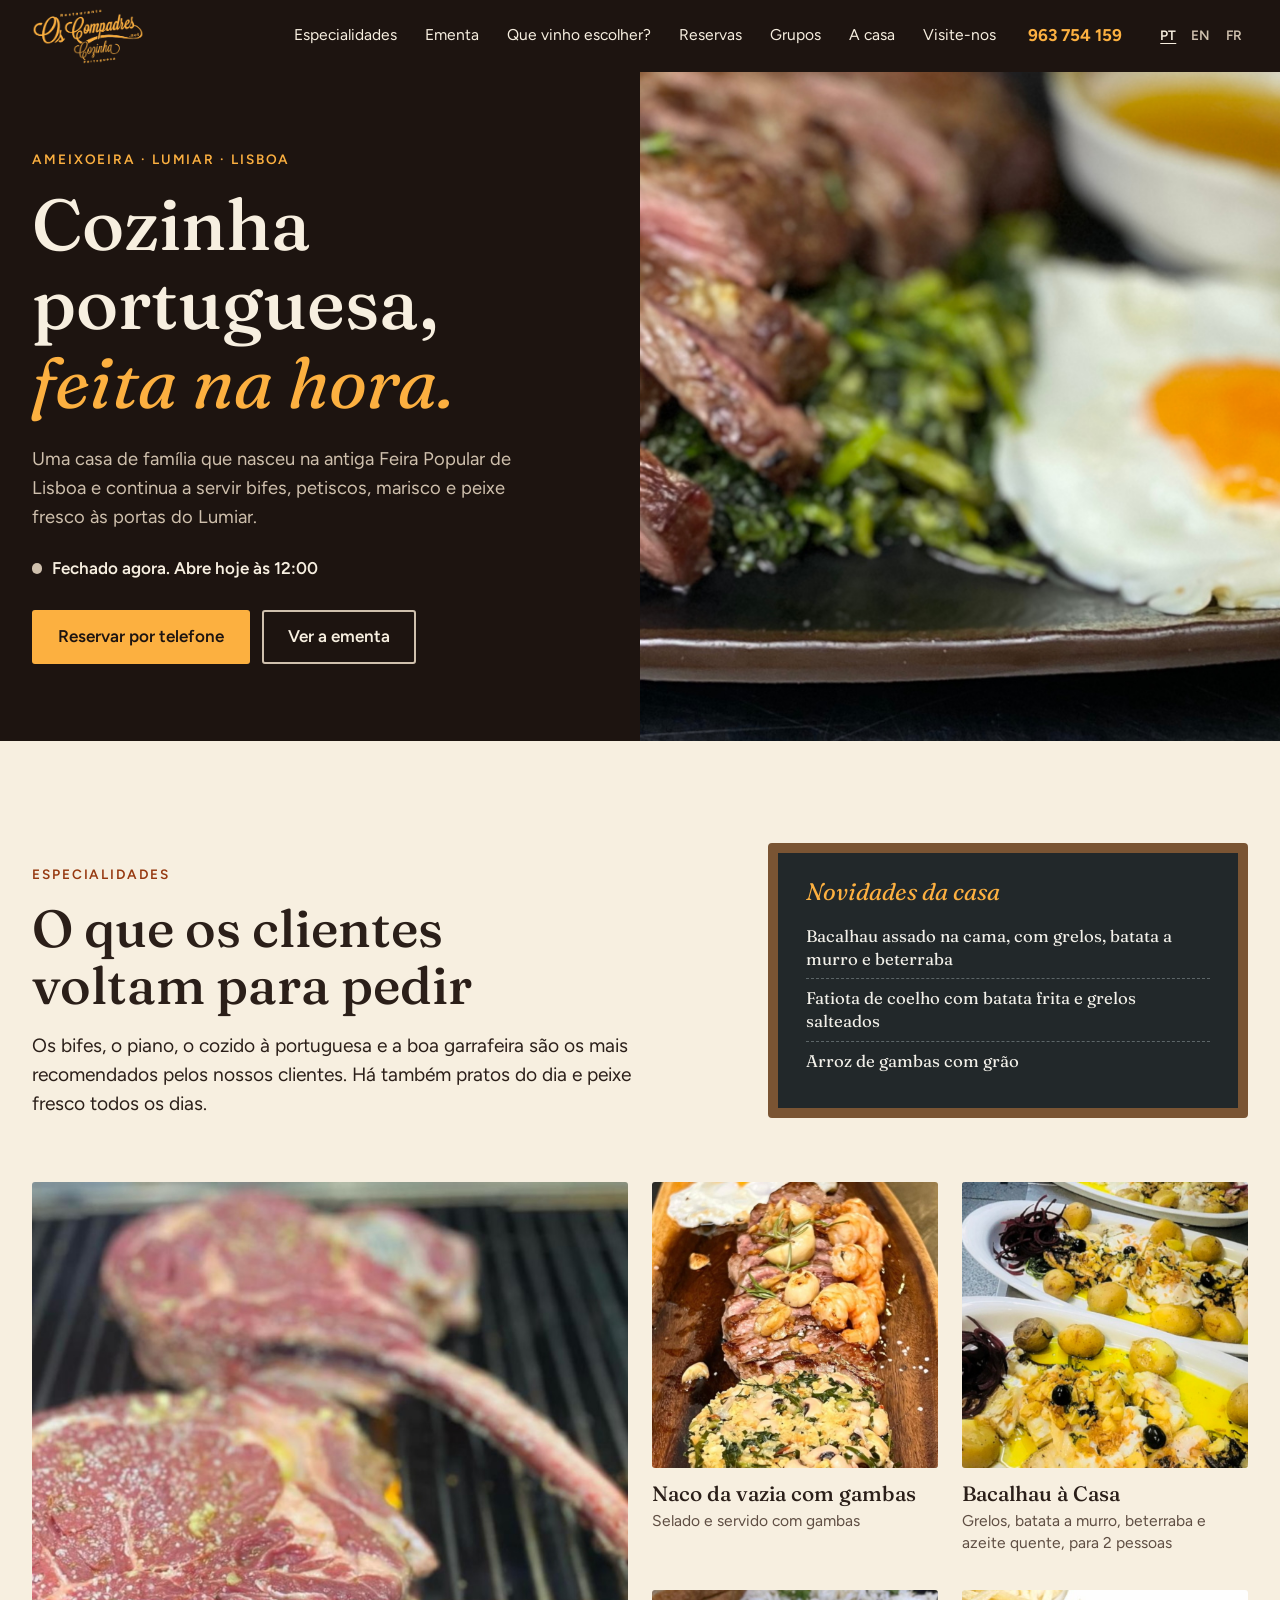
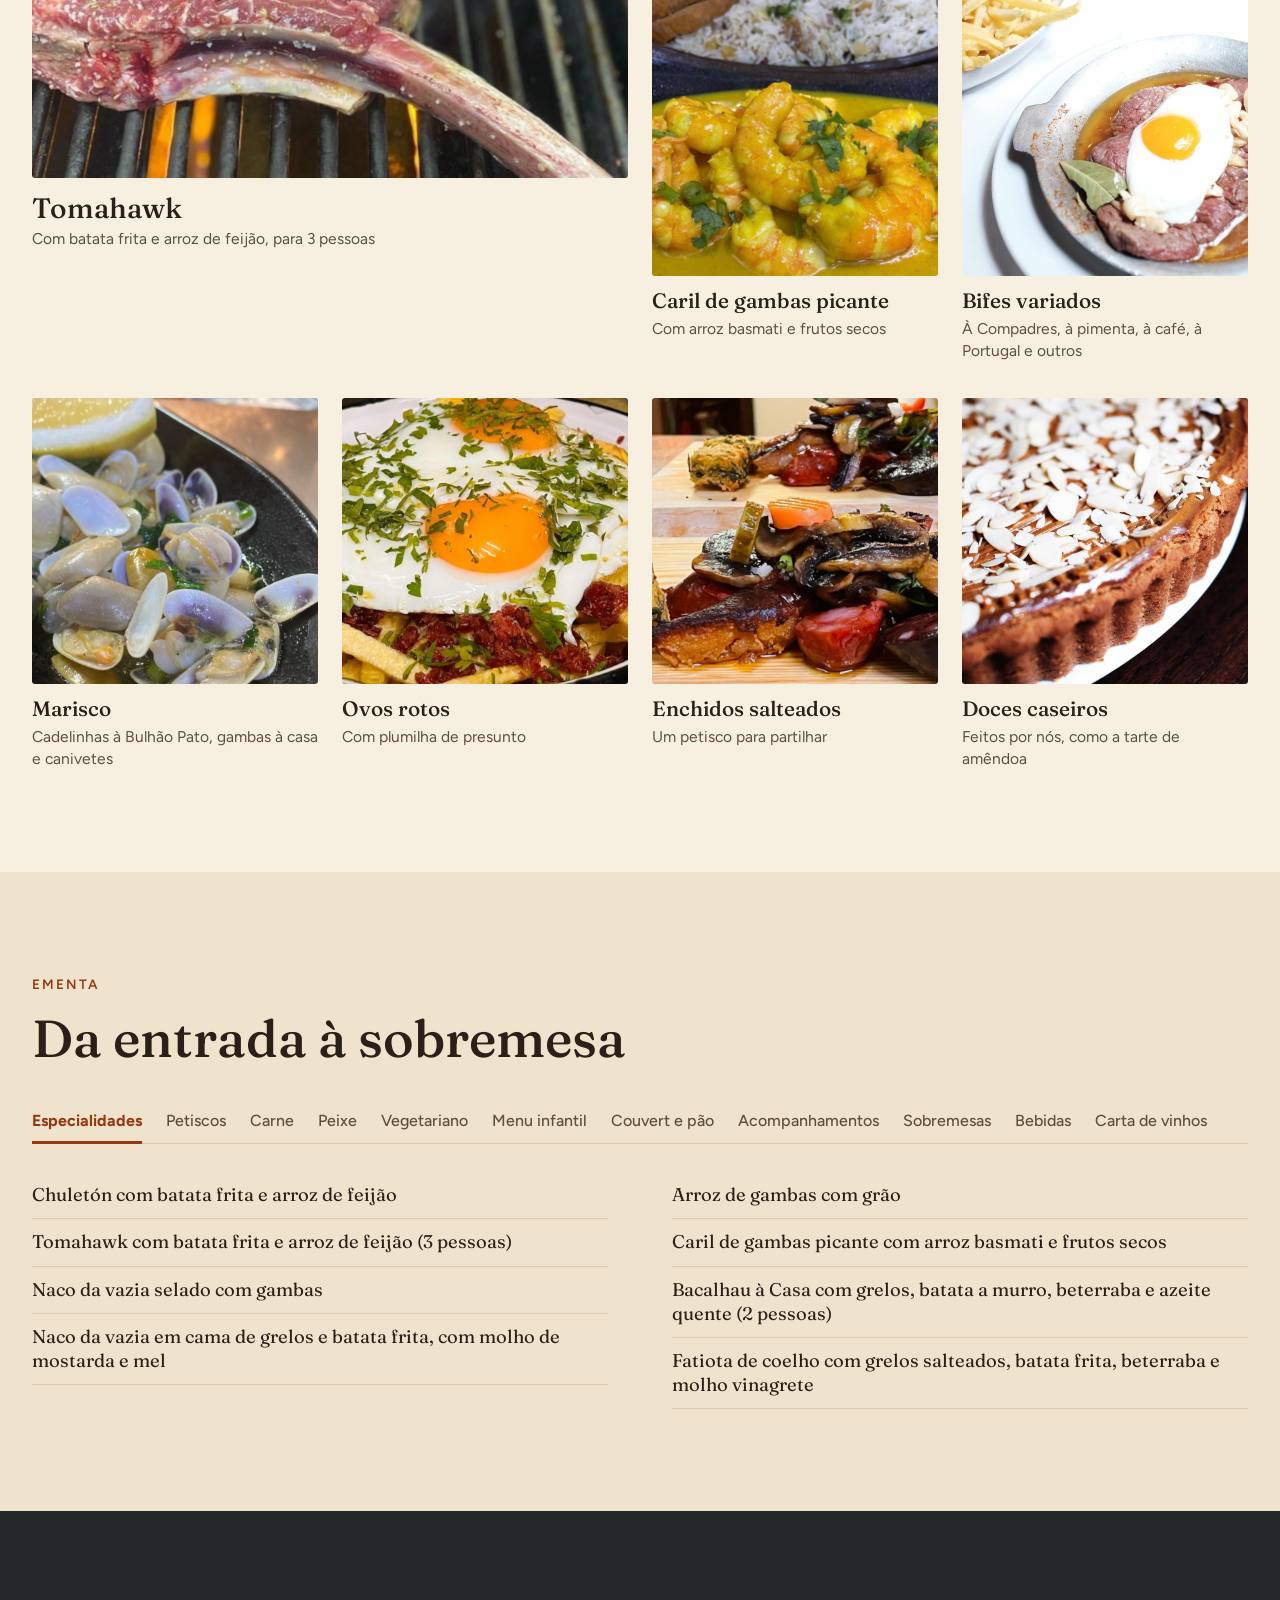
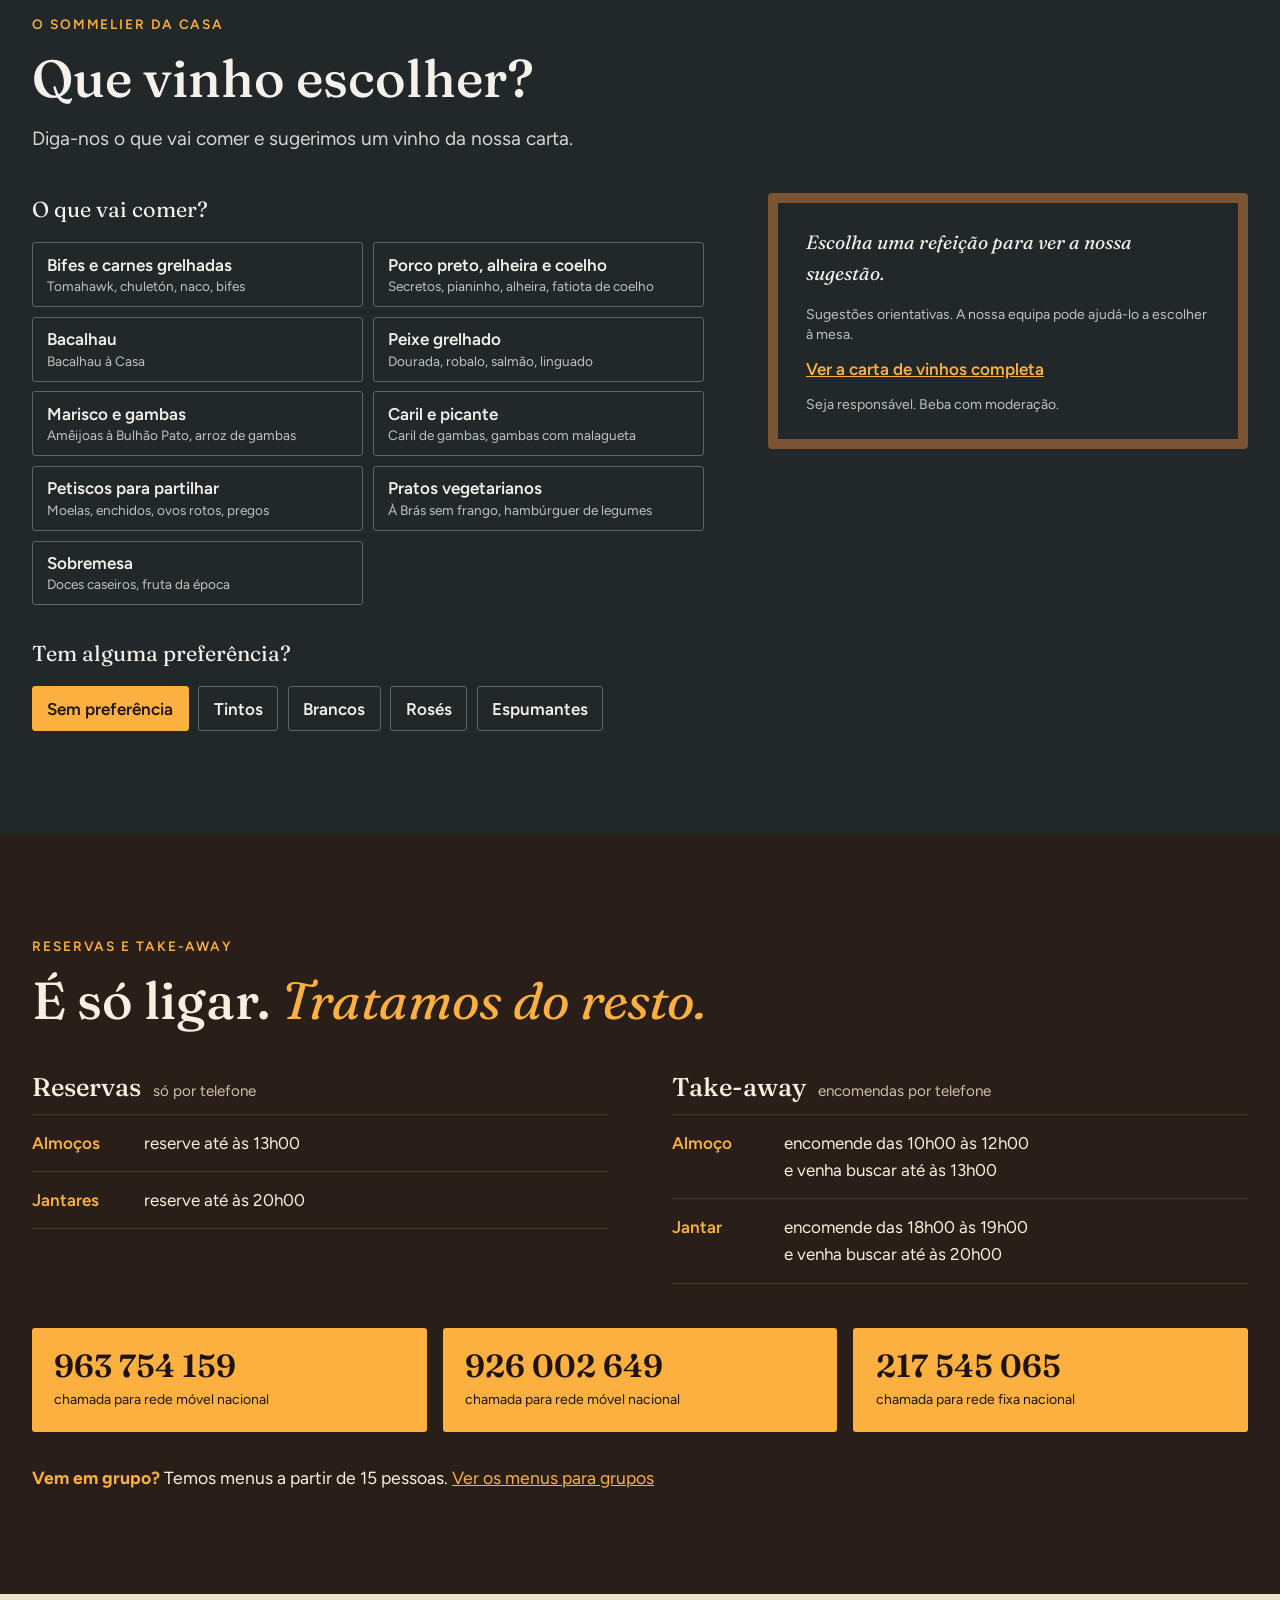
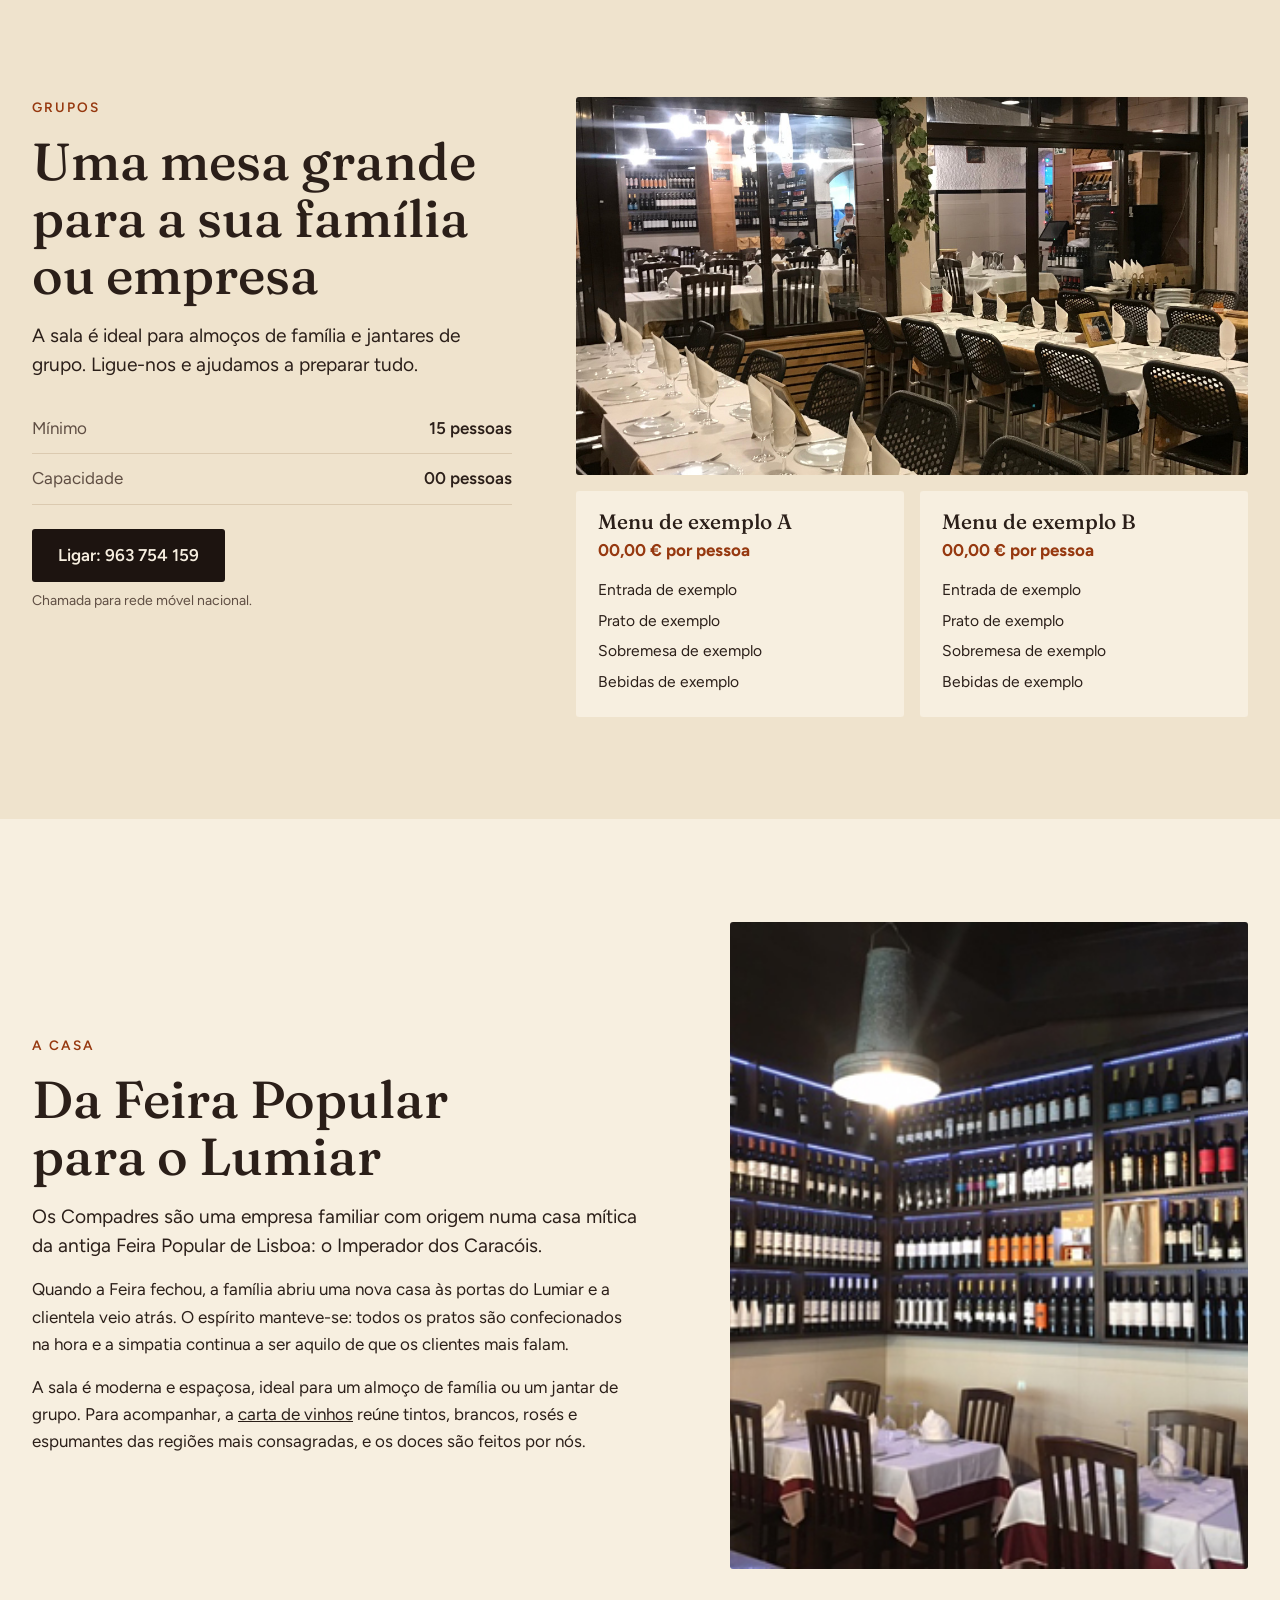
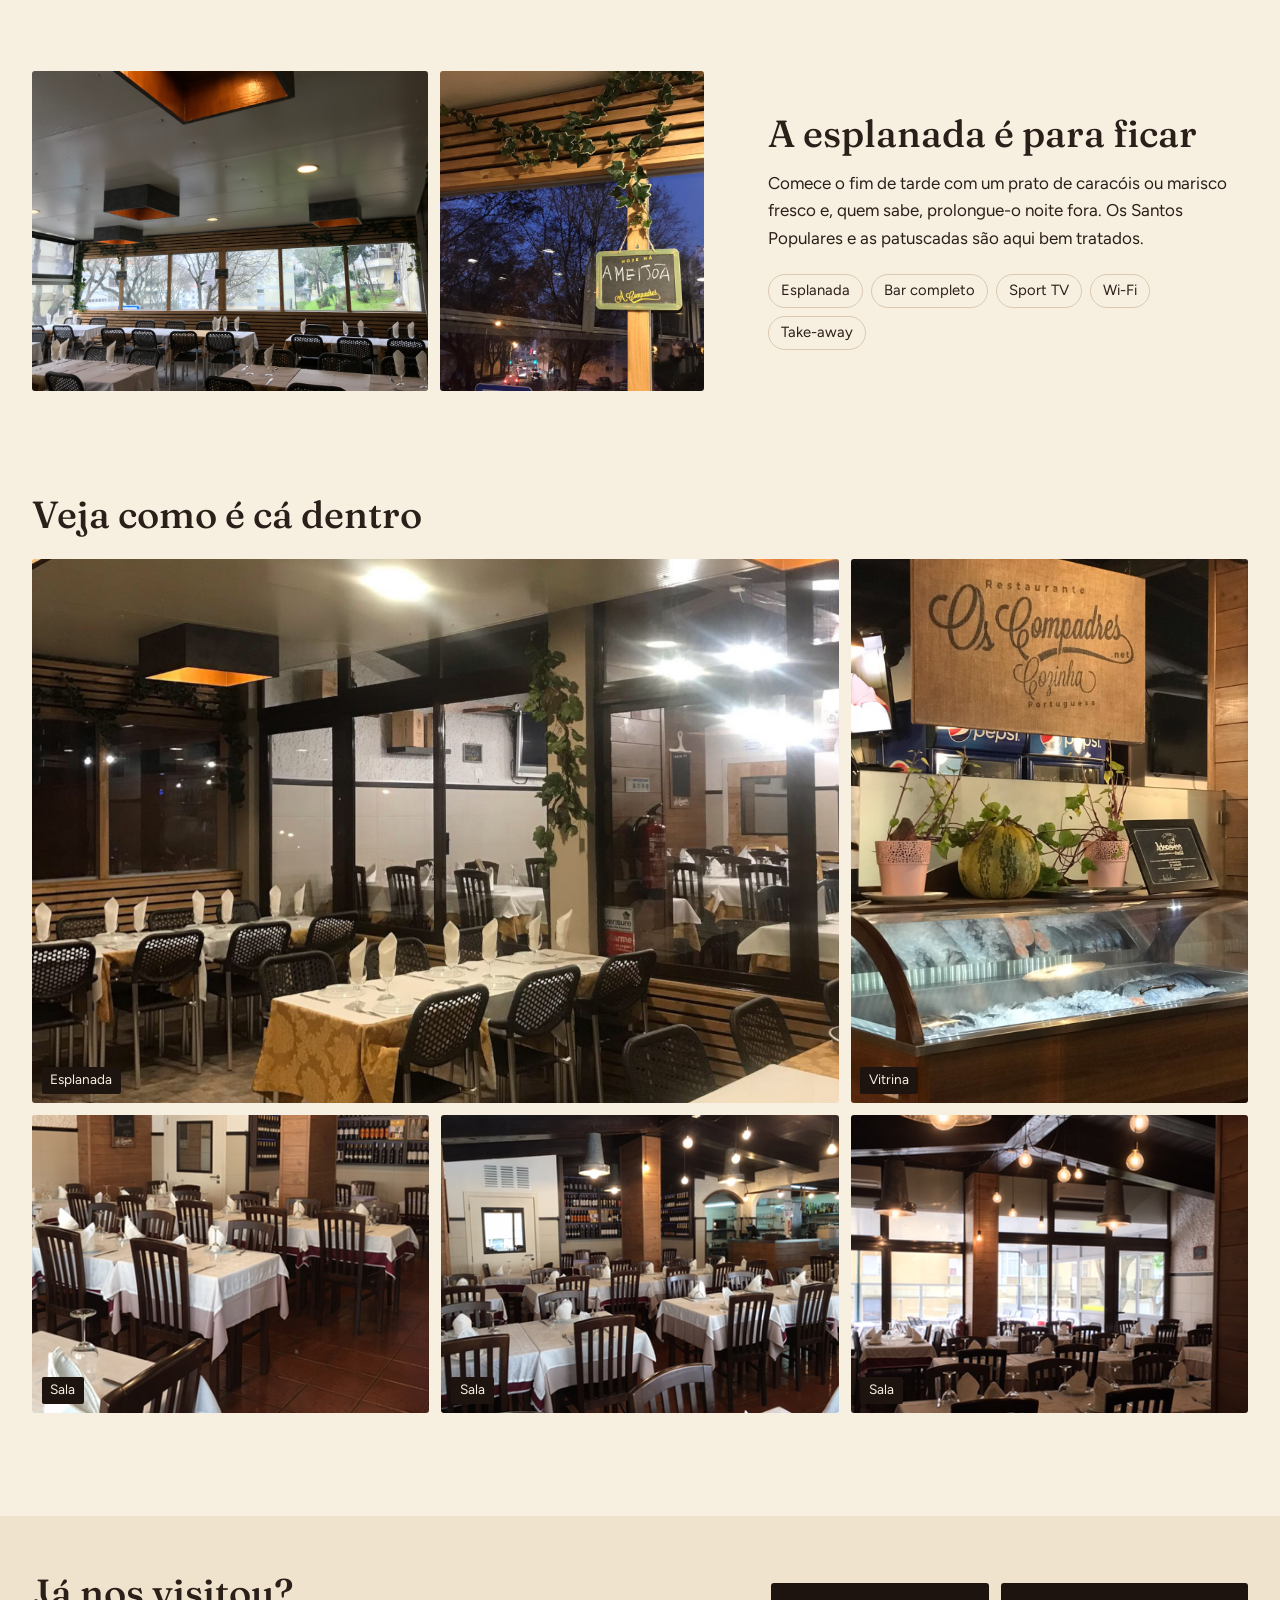
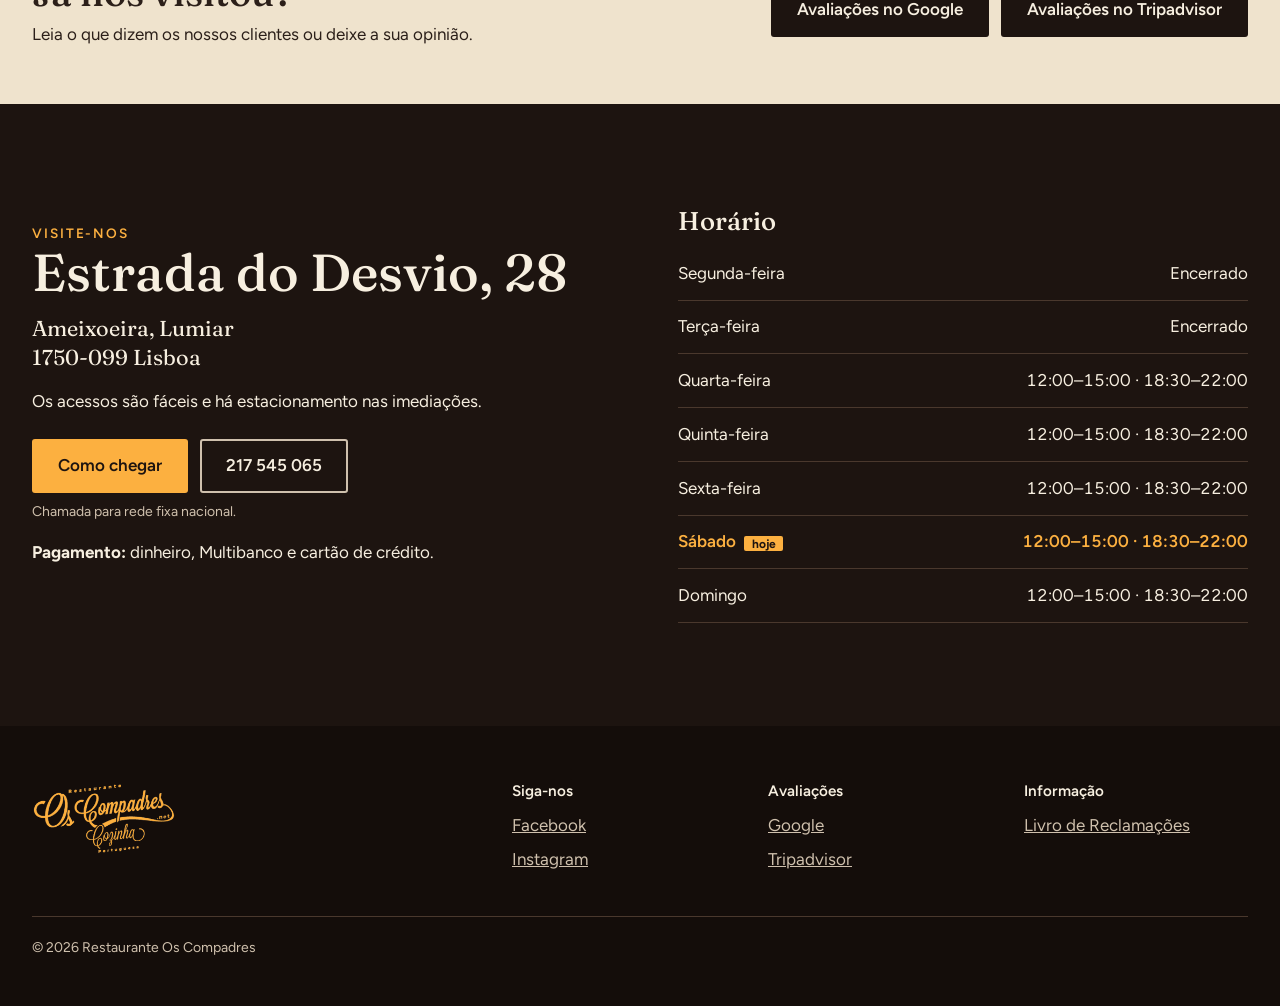
<file: index.html>
<!DOCTYPE html>
<html lang="pt-PT">
<head>
  <meta charset="utf-8">
  <meta name="viewport" content="width=device-width, initial-scale=1">
  <title>Restaurante Os Compadres | Cozinha portuguesa no Lumiar, Lisboa</title>
  <meta name="description" content="Cozinha tradicional portuguesa, feita na hora, com sala e esplanada na Ameixoeira, Lumiar. Reservas e take-away por telefone.">
  <!-- Protótipo: retirar esta linha quando o site for publicado oficialmente -->
  <meta name="robots" content="noindex">
  <meta name="theme-color" content="#1d1410">
  <link rel="alternate" hreflang="pt-PT" href="https://www.restauranteoscompadres.net/">
  <link rel="alternate" hreflang="en" href="https://www.restauranteoscompadres.net/en/">
  <link rel="alternate" hreflang="fr" href="https://www.restauranteoscompadres.net/fr/">
  <link rel="preload" href="assets/fonts/fraunces.woff2" as="font" type="font/woff2" crossorigin>
  <link rel="stylesheet" href="css/styles.css">
  <script type="application/ld+json">
  {
    "@context": "https://schema.org",
    "@type": "Restaurant",
    "name": "Restaurante Os Compadres",
    "servesCuisine": "Portuguesa",
    "telephone": "+351217545065",
    "url": "https://www.restauranteoscompadres.net/",
    "acceptsReservations": "https://schema.org/True",
    "paymentAccepted": "Dinheiro, Multibanco, Cartão de crédito",
    "address": {
      "@type": "PostalAddress",
      "streetAddress": "Estrada do Desvio, 28",
      "addressLocality": "Lisboa",
      "postalCode": "1750-099",
      "addressCountry": "PT"
    },
    "geo": { "@type": "GeoCoordinates", "latitude": 38.780346, "longitude": -9.163229 },
    "openingHoursSpecification": [
      { "@type": "OpeningHoursSpecification", "dayOfWeek": ["Wednesday", "Thursday", "Friday", "Saturday", "Sunday"], "opens": "12:00", "closes": "15:00" },
      { "@type": "OpeningHoursSpecification", "dayOfWeek": ["Wednesday", "Thursday", "Friday", "Saturday", "Sunday"], "opens": "18:30", "closes": "22:00" }
    ]
  }
  </script>
  <script src="js/conteudo.js" defer></script>
  <script src="js/main.js" defer></script>
</head>
<body>
  <a class="saltar" href="#conteudo">Saltar para o conteúdo</a>

  <header class="topo">
    <div class="topo__interior">
      <a class="topo__logo" href="#inicio" aria-label="Os Compadres, início">
        <img src="assets/img/logo.png" alt="" width="268" height="135">
      </a>
      <button class="topo__menu" type="button" aria-expanded="false" aria-controls="navegacao">Menu</button>
      <nav id="navegacao" class="topo__nav" aria-label="Principal">
        <a href="#especialidades">Especialidades</a>
        <a href="#ementa">Ementa</a>
        <a href="#sommelier">Que vinho escolher?</a>
        <a href="#reservas">Reservas</a>
        <a href="#grupos">Grupos</a>
        <a href="#casa">A casa</a>
        <a href="#visite">Visite-nos</a>
      </nav>
      <a class="topo__telefone" href="tel:+351963754159">963 754 159</a>
      <ul class="idiomas" aria-label="Idioma">
        <li><a href="index.html" lang="pt-PT" aria-current="page">PT</a></li>
        <li><a href="en/index.html" lang="en">EN</a></li>
        <li><a href="fr/index.html" lang="fr">FR</a></li>
      </ul>
    </div>
  </header>

  <main id="conteudo">
    <section class="heroi" id="inicio">
      <div class="heroi__texto">
        <p class="pre-titulo">Ameixoeira · Lumiar · Lisboa</p>
        <h1>Cozinha portuguesa, <em>feita na hora.</em></h1>
        <p class="heroi__intro">Uma casa de família que nasceu na antiga Feira Popular de Lisboa e continua a servir bifes, petiscos, marisco e peixe fresco às portas do Lumiar.</p>
        <p class="estado" data-estado><span class="estado__ponto" aria-hidden="true"></span><span data-estado-texto>Quarta a domingo, 12:00–15:00 e 18:30–22:00</span></p>
        <div class="heroi__acoes">
          <a class="botao botao--principal" href="#reservas">Reservar por telefone</a>
          <a class="botao botao--linha" href="#ementa">Ver a ementa</a>
        </div>
      </div>
      <div class="heroi__foto">
        <img src="assets/img/hero-1261.jpg" width="1920" height="735" alt="Naco de carne selado, com grelos salteados e ovo estrelado, servido em prato escuro">
      </div>
    </section>

    <section class="seccao especialidades" id="especialidades">
      <div class="contentor">
        <div class="especialidades__cabecalho">
          <div>
            <p class="pre-titulo pre-titulo--escuro">Especialidades</p>
            <h2>O que os clientes voltam para pedir</h2>
            <p class="lead">Os bifes, o piano, o cozido à portuguesa e a boa garrafeira são os mais recomendados pelos nossos clientes. Há também pratos do dia e peixe fresco todos os dias.</p>
          </div>
          <aside class="quadro" aria-labelledby="quadro-titulo">
            <h3 id="quadro-titulo" class="quadro__titulo">Novidades da casa</h3>
            <ul data-novidades></ul>
          </aside>
        </div>

        <ul class="pratos">
          <li class="prato prato--grande">
            <img src="assets/img/esp-3.jpg" width="800" height="800" loading="lazy" alt="Dois tomahawks a grelhar sobre a brasa">
            <h3>Tomahawk</h3>
            <p>Com batata frita e arroz de feijão, para 3 pessoas</p>
          </li>
          <li class="prato">
            <img src="assets/img/esp-1.jpg" width="800" height="800" loading="lazy" alt="Naco de vazia com gambas em travessa de madeira">
            <h3>Naco da vazia com gambas</h3>
            <p>Selado e servido com gambas</p>
          </li>
          <li class="prato">
            <img src="assets/img/bacalhau.jpg" width="800" height="800" loading="lazy" alt="Bacalhau assado com batata a murro, azeitonas e azeite">
            <h3>Bacalhau à Casa</h3>
            <p>Grelos, batata a murro, beterraba e azeite quente, para 2 pessoas</p>
          </li>
          <li class="prato">
            <img src="assets/img/esp-2.jpg" width="800" height="800" loading="lazy" alt="Caril de gambas com arroz basmati">
            <h3>Caril de gambas picante</h3>
            <p>Com arroz basmati e frutos secos</p>
          </li>
          <li class="prato">
            <img src="assets/img/bife-26.jpg" width="640" height="480" loading="lazy" alt="Bife com ovo estrelado em travessa de inox">
            <h3>Bifes variados</h3>
            <p>À Compadres, à pimenta, à café, à Portugal e outros</p>
          </li>
          <li class="prato">
            <img src="assets/img/marisco-1.jpg" width="800" height="800" loading="lazy" alt="Amêijoas à Bulhão Pato em prato escuro">
            <h3>Marisco</h3>
            <p>Cadelinhas à Bulhão Pato, gambas à casa e canivetes</p>
          </li>
          <li class="prato">
            <img src="assets/img/petisco-2.jpg" width="800" height="800" loading="lazy" alt="Ovos estrelados sobre batata frita e presunto">
            <h3>Ovos rotos</h3>
            <p>Com plumilha de presunto</p>
          </li>
          <li class="prato">
            <img src="assets/img/petisco-1.jpg" width="800" height="800" loading="lazy" alt="Enchidos salteados com cogumelos em tábua de madeira">
            <h3>Enchidos salteados</h3>
            <p>Um petisco para partilhar</p>
          </li>
          <li class="prato">
            <img src="assets/img/sobremesa-2.jpg" width="640" height="480" loading="lazy" alt="Tarte de amêndoa inteira">
            <h3>Doces caseiros</h3>
            <p>Feitos por nós, como a tarte de amêndoa</p>
          </li>
        </ul>
      </div>
    </section>

    <section class="seccao ementa" id="ementa">
      <div class="contentor">
        <p class="pre-titulo pre-titulo--escuro">Ementa</p>
        <h2>Da entrada à sobremesa</h2>
        <noscript><p class="lead">Para consultar a ementa, ligue-nos para o 963 754 159 (chamada para rede móvel nacional).</p></noscript>
        <div class="ementa__separadores" role="tablist" aria-label="Categorias da ementa" data-separadores></div>
        <div data-paineis></div>
      </div>
    </section>

    <section class="seccao sommelier" id="sommelier">
      <div class="contentor">
        <p class="pre-titulo">O sommelier da casa</p>
        <h2>Que vinho escolher?</h2>
        <p class="lead">Diga-nos o que vai comer e sugerimos um vinho da nossa carta.</p>
        <noscript><p>Peça ajuda à nossa equipa para escolher o vinho.</p></noscript>
        <div class="sommelier__grelha">
          <form>
            <fieldset>
              <legend>O que vai comer?</legend>
              <div class="sommelier__opcoes" data-refeicoes></div>
            </fieldset>
            <fieldset>
              <legend>Tem alguma preferência?</legend>
              <div class="sommelier__opcoes sommelier__opcoes--linha" data-preferencias></div>
            </fieldset>
          </form>
          <div class="sommelier__resposta">
            <div aria-live="polite" data-resultado>
              <p class="sommelier__vazio">Escolha uma refeição para ver a nossa sugestão.</p>
            </div>
            <p class="sommelier__nota">Sugestões orientativas. A nossa equipa pode ajudá-lo a escolher à mesa.</p>
            <a class="sommelier__ligacao" href="#ementa" data-abrir-vinhos>Ver a carta de vinhos completa</a>
            <p class="sommelier__nota">Seja responsável. Beba com moderação.</p>
          </div>
        </div>
      </div>
    </section>

    <section class="seccao reservas" id="reservas">
      <div class="contentor">
        <p class="pre-titulo">Reservas e take-away</p>
        <h2>É só ligar. <em>Tratamos do resto.</em></h2>
        <div class="reservas__grelha">
          <div class="horarios-servico">
            <h3>Reservas <small>só por telefone</small></h3>
            <dl>
              <div><dt>Almoços</dt><dd>reserve até às 13h00</dd></div>
              <div><dt>Jantares</dt><dd>reserve até às 20h00</dd></div>
            </dl>
          </div>
          <div class="horarios-servico">
            <h3>Take-away <small>encomendas por telefone</small></h3>
            <dl>
              <div><dt>Almoço</dt><dd>encomende das 10h00 às 12h00<br>e venha buscar até às 13h00</dd></div>
              <div><dt>Jantar</dt><dd>encomende das 18h00 às 19h00<br>e venha buscar até às 20h00</dd></div>
            </dl>
          </div>
        </div>
        <ul class="telefones">
          <li><a href="tel:+351963754159"><strong>963 754 159</strong><span>chamada para rede móvel nacional</span></a></li>
          <li><a href="tel:+351926002649"><strong>926 002 649</strong><span>chamada para rede móvel nacional</span></a></li>
          <li><a href="tel:+351217545065"><strong>217 545 065</strong><span>chamada para rede fixa nacional</span></a></li>
        </ul>
        <p class="reservas__grupos"><strong>Vem em grupo?</strong> Temos menus a partir de 15 pessoas. <a href="#grupos">Ver os menus para grupos</a></p>
      </div>
    </section>

    <section class="seccao grupos" id="grupos">
      <div class="contentor grupos__grelha">
        <div>
          <p class="pre-titulo pre-titulo--escuro">Grupos</p>
          <h2>Uma mesa grande para a sua família ou empresa</h2>
          <p class="lead">A sala é ideal para almoços de família e jantares de grupo. Ligue-nos e ajudamos a preparar tudo.</p>
          <dl class="grupos__factos">
            <div><dt>Mínimo</dt><dd>15 pessoas</dd></div>
            <div data-grupos-capacidade><dt>Capacidade</dt><dd></dd></div>
          </dl>
          <a class="botao botao--escuro" href="tel:+351963754159">Ligar: 963 754 159</a>
          <p class="grupos__nota">Chamada para rede móvel nacional.</p>
        </div>
        <div>
          <img class="grupos__foto" src="assets/img/grupos.jpg" width="1200" height="900" loading="lazy" alt="Mesas longas postas para um grupo">
          <ul class="grupos__menus" data-grupos-menus></ul>
        </div>
      </div>
    </section>

    <section class="seccao casa" id="casa">
      <div class="contentor casa__historia">
        <div class="casa__texto">
          <p class="pre-titulo pre-titulo--escuro">A casa</p>
          <h2>Da Feira Popular para o Lumiar</h2>
          <p class="lead">Os Compadres são uma empresa familiar com origem numa casa mítica da antiga Feira Popular de Lisboa: o Imperador dos Caracóis.</p>
          <p>Quando a Feira fechou, a família abriu uma nova casa às portas do Lumiar e a clientela veio atrás. O espírito manteve-se: todos os pratos são confecionados na hora e a simpatia continua a ser aquilo de que os clientes mais falam.</p>
          <p>A sala é moderna e espaçosa, ideal para um almoço de família ou um jantar de grupo. Para acompanhar, a <a href="#ementa" data-abrir-vinhos>carta de vinhos</a> reúne tintos, brancos, rosés e espumantes das regiões mais consagradas, e os doces são feitos por nós.</p>
        </div>
        <img class="casa__foto" src="assets/img/rest-10.jpg" width="450" height="350" loading="lazy" alt="Sala de refeições com mesas postas e uma parede inteira de garrafeira">
      </div>

      <div class="contentor esplanada">
        <div class="esplanada__fotos">
          <img src="assets/img/esplanada-4.jpg" width="1200" height="900" loading="lazy" alt="Esplanada coberta, de dia, com mesas postas e grandes janelas para as árvores">
          <img src="assets/img/esplanada-1.jpg" width="1200" height="900" loading="lazy" alt="Janela da esplanada ao anoitecer, com plantas e um pequeno quadro a anunciar amêijoa">
        </div>
        <div class="esplanada__texto">
          <h3>A esplanada é para ficar</h3>
          <p>Comece o fim de tarde com um prato de caracóis ou marisco fresco e, quem sabe, prolongue-o noite fora. Os Santos Populares e as patuscadas são aqui bem tratados.</p>
          <ul class="etiquetas">
            <li>Esplanada</li>
            <li>Bar completo</li>
            <li>Sport TV</li>
            <li>Wi-Fi</li>
            <li>Take-away</li>
          </ul>
        </div>
      </div>

      <div class="contentor galeria" id="galeria">
        <h3>Veja como é cá dentro</h3>
        <div class="galeria__grelha" data-galeria></div>
      </div>
    </section>

    <section class="avaliacoes" id="avaliacoes">
      <div class="contentor avaliacoes__interior">
        <div>
          <h2>Já nos visitou?</h2>
          <p>Leia o que dizem os nossos clientes ou deixe a sua opinião.</p>
        </div>
        <div class="avaliacoes__acoes">
          <a class="botao botao--escuro" href="https://www.google.com/search?hl=pt-PT&amp;gl=pt&amp;q=Os+Compadres,+Est+do+Desv.+28,+1750-099+Lisboa&amp;ludocid=6583333854940724621&amp;lsig=AB86z5X70cLenALAL0iGnnD36FtQ#lrd=0xd193296c5eeb169:0x5b5cb342d58b7d8d,1" target="_blank" rel="noopener noreferrer">Avaliações no Google</a>
          <a class="botao botao--escuro" href="https://www.tripadvisor.com.br/Restaurant_Review-g189158-d7626419-Reviews-Restaurante_Os_Compadres-Lisbon_Lisbon_District_Central_Portugal.html" target="_blank" rel="noopener noreferrer">Avaliações no Tripadvisor</a>
        </div>
      </div>
    </section>

    <section class="seccao visite" id="visite">
      <div class="contentor visite__grelha">
        <div>
          <p class="pre-titulo">Visite-nos</p>
          <h2>Estrada do Desvio, 28</h2>
          <address>Ameixoeira, Lumiar<br>1750-099 Lisboa</address>
          <p>Os acessos são fáceis e há estacionamento nas imediações.</p>
          <div class="visite__acoes">
            <a class="botao botao--principal" href="https://www.google.com/maps/search/?api=1&amp;query=38.780346,-9.163229" target="_blank" rel="noopener noreferrer">Como chegar</a>
            <a class="botao botao--linha" href="tel:+351217545065">217 545 065</a>
          </div>
          <p class="visite__nota">Chamada para rede fixa nacional.</p>
          <p class="visite__pagamento"><strong>Pagamento:</strong> dinheiro, Multibanco e cartão de crédito.</p>
        </div>
        <div class="horario">
          <h3>Horário</h3>
          <table>
            <caption class="so-leitor">Horário de funcionamento por dia da semana</caption>
            <tbody data-horario></tbody>
          </table>
          <noscript><p>Quarta a domingo: 12:00–15:00 e 18:30–22:00. Encerrado à segunda e à terça-feira.</p></noscript>
        </div>
      </div>
    </section>
  </main>

  <footer class="rodape">
    <div class="contentor rodape__grelha">
      <img src="assets/img/logo.png" width="268" height="135" loading="lazy" alt="Os Compadres, Cozinha Portuguesa">
      <div>
        <h2>Siga-nos</h2>
        <ul>
          <li><a href="https://www.facebook.com/Restaurante-Os-Compadres-188728681642311/" target="_blank" rel="noopener noreferrer">Facebook</a></li>
          <li><a href="https://www.instagram.com/restauranteoscompadres/" target="_blank" rel="noopener noreferrer">Instagram</a></li>
        </ul>
      </div>
      <div>
        <h2>Avaliações</h2>
        <ul>
          <li><a href="https://www.google.com/search?hl=pt-PT&amp;gl=pt&amp;q=Os+Compadres,+Est+do+Desv.+28,+1750-099+Lisboa&amp;ludocid=6583333854940724621&amp;lsig=AB86z5X70cLenALAL0iGnnD36FtQ#lrd=0xd193296c5eeb169:0x5b5cb342d58b7d8d,1" target="_blank" rel="noopener noreferrer">Google</a></li>
          <li><a href="https://www.tripadvisor.com.br/Restaurant_Review-g189158-d7626419-Reviews-Restaurante_Os_Compadres-Lisbon_Lisbon_District_Central_Portugal.html" target="_blank" rel="noopener noreferrer">Tripadvisor</a></li>
        </ul>
      </div>
      <div>
        <h2>Informação</h2>
        <ul>
          <li><a href="https://www.livroreclamacoes.pt/inicio" target="_blank" rel="noopener noreferrer">Livro de Reclamações</a></li>
        </ul>
      </div>
    </div>
    <p class="rodape__legal contentor">© <span data-ano>2026</span> Restaurante Os Compadres</p>
  </footer>

  <nav class="barra-movel" aria-label="Ações rápidas">
    <a href="tel:+351963754159">Ligar</a>
    <a href="#ementa">Ementa</a>
    <a href="https://www.google.com/maps/search/?api=1&amp;query=38.780346,-9.163229" target="_blank" rel="noopener noreferrer">Como chegar</a>
  </nav>
</body>
</html>
</file>
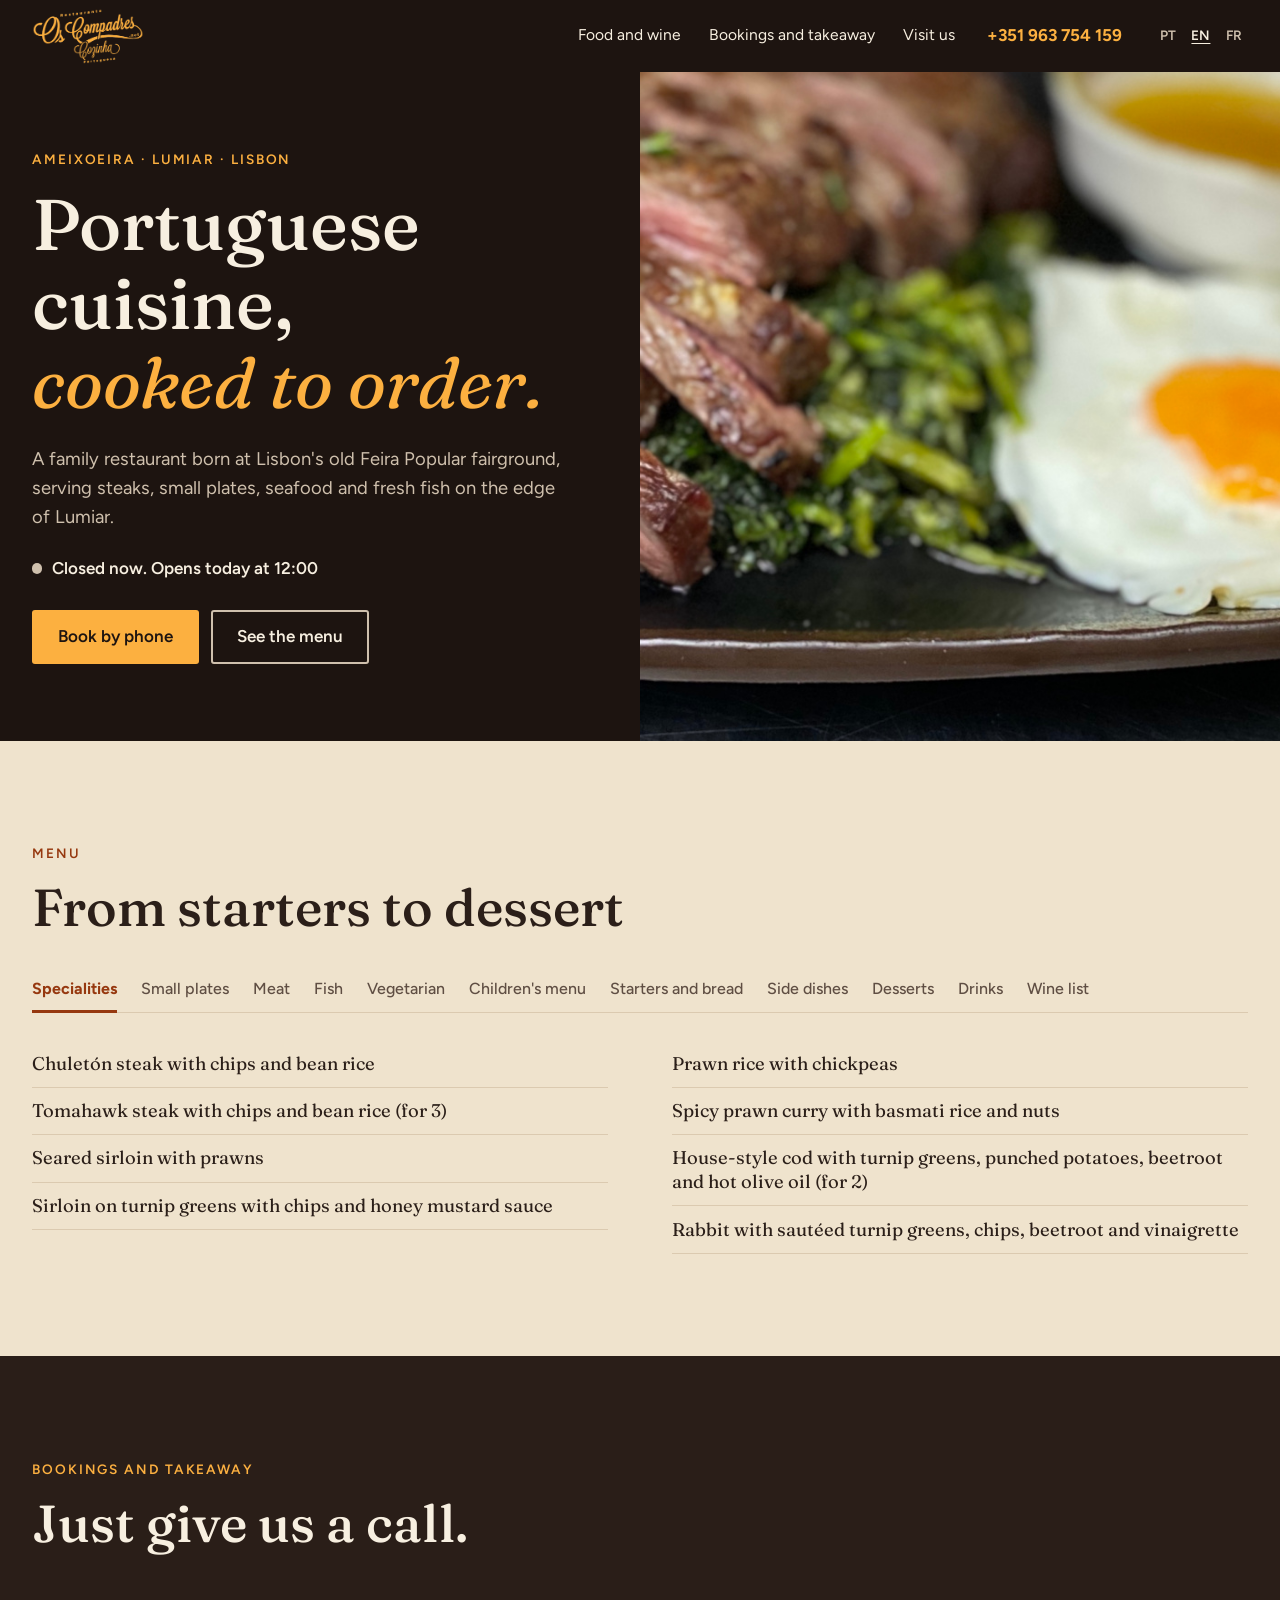
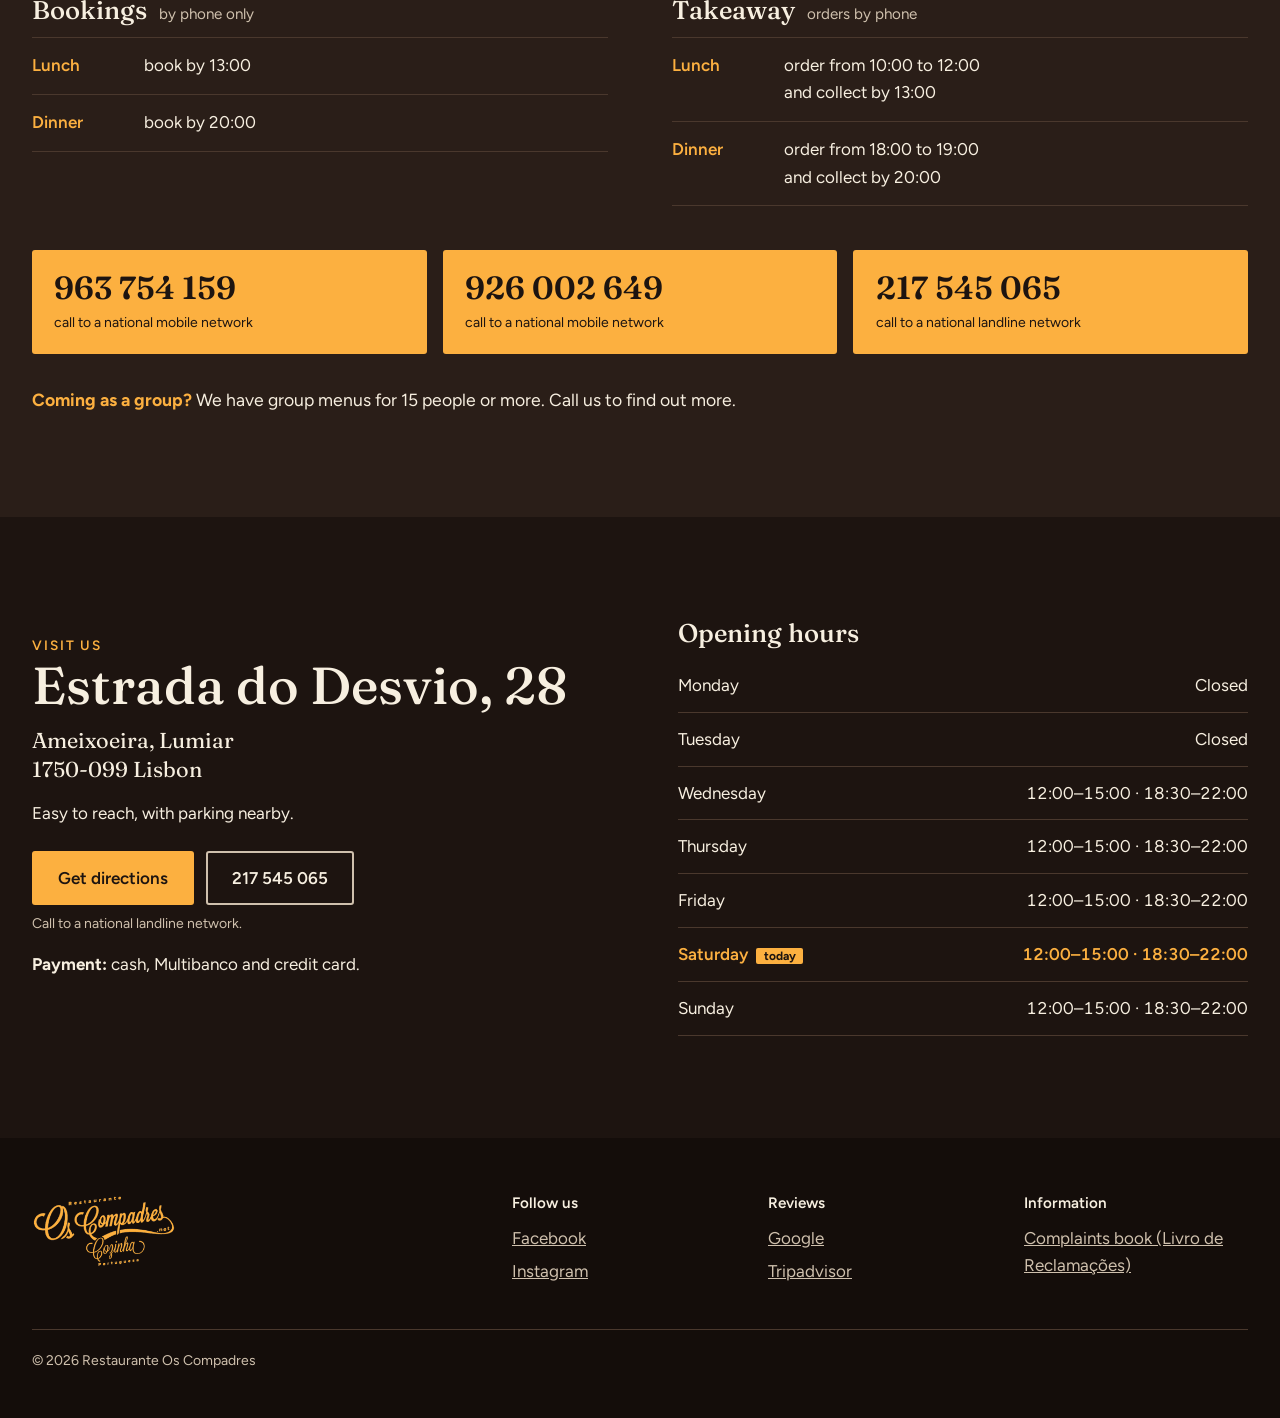
<file: en/index.html>
<!DOCTYPE html>
<html lang="en">
<head>
  <meta charset="utf-8">
  <meta name="viewport" content="width=device-width, initial-scale=1">
  <title>Restaurante Os Compadres | Portuguese cuisine in Lumiar, Lisbon</title>
  <meta name="description" content="Traditional Portuguese cuisine, cooked to order, with a dining room and terrace in Ameixoeira, Lumiar. Bookings and takeaway by phone.">
  <!-- Protótipo: retirar esta linha quando o site for publicado oficialmente -->
  <meta name="robots" content="noindex">
  <meta name="theme-color" content="#1d1410">
  <link rel="alternate" hreflang="pt-PT" href="https://www.restauranteoscompadres.net/">
  <link rel="alternate" hreflang="en" href="https://www.restauranteoscompadres.net/en/">
  <link rel="alternate" hreflang="fr" href="https://www.restauranteoscompadres.net/fr/">
  <link rel="stylesheet" href="../css/styles.css">
  <script src="../js/conteudo.js" defer></script>
  <script src="../js/traducao.en.js" defer></script>
  <script src="../js/main.js" defer></script>
</head>
<body>
  <a class="saltar" href="#content">Skip to content</a>

  <header class="topo">
    <div class="topo__interior">
      <a class="topo__logo" href="#top" aria-label="Os Compadres, home">
        <img src="../assets/img/logo.png" alt="" width="268" height="135">
      </a>
      <button class="topo__menu" type="button" aria-expanded="false" aria-controls="navegacao">Menu</button>
      <nav id="navegacao" class="topo__nav" aria-label="Main">
        <a href="#ementa">Food and wine</a>
        <a href="#reservas">Bookings and takeaway</a>
        <a href="#visite">Visit us</a>
      </nav>
      <a class="topo__telefone" href="tel:+351963754159">+351 963 754 159</a>
      <ul class="idiomas" aria-label="Language">
        <li><a href="../index.html" lang="pt-PT">PT</a></li>
        <li><a href="index.html" lang="en" aria-current="page">EN</a></li>
        <li><a href="../fr/index.html" lang="fr">FR</a></li>
      </ul>
    </div>
  </header>

  <main id="content">
    <section class="heroi" id="top">
      <div class="heroi__texto">
        <p class="pre-titulo">Ameixoeira · Lumiar · Lisbon</p>
        <h1>Portuguese cuisine, <em>cooked to order.</em></h1>
        <p class="heroi__intro">A family restaurant born at Lisbon's old Feira Popular fairground, serving steaks, small plates, seafood and fresh fish on the edge of Lumiar.</p>
        <p class="estado" data-estado><span class="estado__ponto" aria-hidden="true"></span><span data-estado-texto>Wednesday to Sunday, 12:00–15:00 and 18:30–22:00</span></p>
        <div class="heroi__acoes">
          <a class="botao botao--principal" href="#reservas">Book by phone</a>
          <a class="botao botao--linha" href="#ementa">See the menu</a>
        </div>
      </div>
      <div class="heroi__foto">
        <img src="../assets/img/hero-1261.jpg" width="1920" height="735" alt="Seared beef with sautéed greens and a fried egg on a dark plate">
      </div>
    </section>

    <section class="seccao ementa" id="ementa">
      <div class="contentor">
        <p class="pre-titulo pre-titulo--escuro">Menu</p>
        <h2>From starters to dessert</h2>
        <noscript><p class="lead">To ask about the menu, call +351 963 754 159 (call to a national mobile network).</p></noscript>
        <div class="ementa__separadores" role="tablist" aria-label="Menu categories" data-separadores></div>
        <div data-paineis></div>
      </div>
    </section>

    <section class="seccao reservas" id="reservas">
      <div class="contentor">
        <p class="pre-titulo">Bookings and takeaway</p>
        <h2>Just give us a call.</h2>
        <div class="reservas__grelha">
          <div class="horarios-servico">
            <h3>Bookings <small>by phone only</small></h3>
            <dl>
              <div><dt>Lunch</dt><dd>book by 13:00</dd></div>
              <div><dt>Dinner</dt><dd>book by 20:00</dd></div>
            </dl>
          </div>
          <div class="horarios-servico">
            <h3>Takeaway <small>orders by phone</small></h3>
            <dl>
              <div><dt>Lunch</dt><dd>order from 10:00 to 12:00<br>and collect by 13:00</dd></div>
              <div><dt>Dinner</dt><dd>order from 18:00 to 19:00<br>and collect by 20:00</dd></div>
            </dl>
          </div>
        </div>
        <ul class="telefones">
          <li><a href="tel:+351963754159"><strong>963 754 159</strong><span>call to a national mobile network</span></a></li>
          <li><a href="tel:+351926002649"><strong>926 002 649</strong><span>call to a national mobile network</span></a></li>
          <li><a href="tel:+351217545065"><strong>217 545 065</strong><span>call to a national landline network</span></a></li>
        </ul>
        <p class="reservas__grupos"><strong>Coming as a group?</strong> We have group menus for 15 people or more. Call us to find out more.</p>
      </div>
    </section>

    <section class="seccao visite" id="visite">
      <div class="contentor visite__grelha">
        <div>
          <p class="pre-titulo">Visit us</p>
          <h2>Estrada do Desvio, 28</h2>
          <address>Ameixoeira, Lumiar<br>1750-099 Lisbon</address>
          <p>Easy to reach, with parking nearby.</p>
          <div class="visite__acoes">
            <a class="botao botao--principal" href="https://www.google.com/maps/search/?api=1&amp;query=38.780346,-9.163229" target="_blank" rel="noopener noreferrer">Get directions</a>
            <a class="botao botao--linha" href="tel:+351217545065">217 545 065</a>
          </div>
          <p class="visite__nota">Call to a national landline network.</p>
          <p class="visite__pagamento"><strong>Payment:</strong> cash, Multibanco and credit card.</p>
        </div>
        <div class="horario">
          <h3>Opening hours</h3>
          <table>
            <caption class="so-leitor">Opening hours by day of the week</caption>
            <tbody data-horario></tbody>
          </table>
          <noscript><p>Wednesday to Sunday: 12:00–15:00 and 18:30–22:00. Closed on Monday and Tuesday.</p></noscript>
        </div>
      </div>
    </section>
  </main>

  <footer class="rodape">
    <div class="contentor rodape__grelha">
      <img src="../assets/img/logo.png" width="268" height="135" loading="lazy" alt="Os Compadres, Portuguese cuisine">
      <div>
        <h2>Follow us</h2>
        <ul>
          <li><a href="https://www.facebook.com/Restaurante-Os-Compadres-188728681642311/" target="_blank" rel="noopener noreferrer">Facebook</a></li>
          <li><a href="https://www.instagram.com/restauranteoscompadres/" target="_blank" rel="noopener noreferrer">Instagram</a></li>
        </ul>
      </div>
      <div>
        <h2>Reviews</h2>
        <ul>
          <li><a href="https://www.google.com/search?hl=pt-PT&amp;gl=pt&amp;q=Os+Compadres,+Est+do+Desv.+28,+1750-099+Lisboa&amp;ludocid=6583333854940724621&amp;lsig=AB86z5X70cLenALAL0iGnnD36FtQ#lrd=0xd193296c5eeb169:0x5b5cb342d58b7d8d,1" target="_blank" rel="noopener noreferrer">Google</a></li>
          <li><a href="https://www.tripadvisor.com.br/Restaurant_Review-g189158-d7626419-Reviews-Restaurante_Os_Compadres-Lisbon_Lisbon_District_Central_Portugal.html" target="_blank" rel="noopener noreferrer">Tripadvisor</a></li>
        </ul>
      </div>
      <div>
        <h2>Information</h2>
        <ul>
          <li><a href="https://www.livroreclamacoes.pt/inicio" target="_blank" rel="noopener noreferrer">Complaints book (Livro de Reclamações)</a></li>
        </ul>
      </div>
    </div>
    <p class="rodape__legal contentor">© <span data-ano>2026</span> Restaurante Os Compadres</p>
  </footer>

  <nav class="barra-movel" aria-label="Quick actions">
    <a href="tel:+351963754159">Call</a>
    <a href="#ementa">Menu</a>
    <a href="https://www.google.com/maps/search/?api=1&amp;query=38.780346,-9.163229" target="_blank" rel="noopener noreferrer">Directions</a>
  </nav>
</body>
</html>
</file>
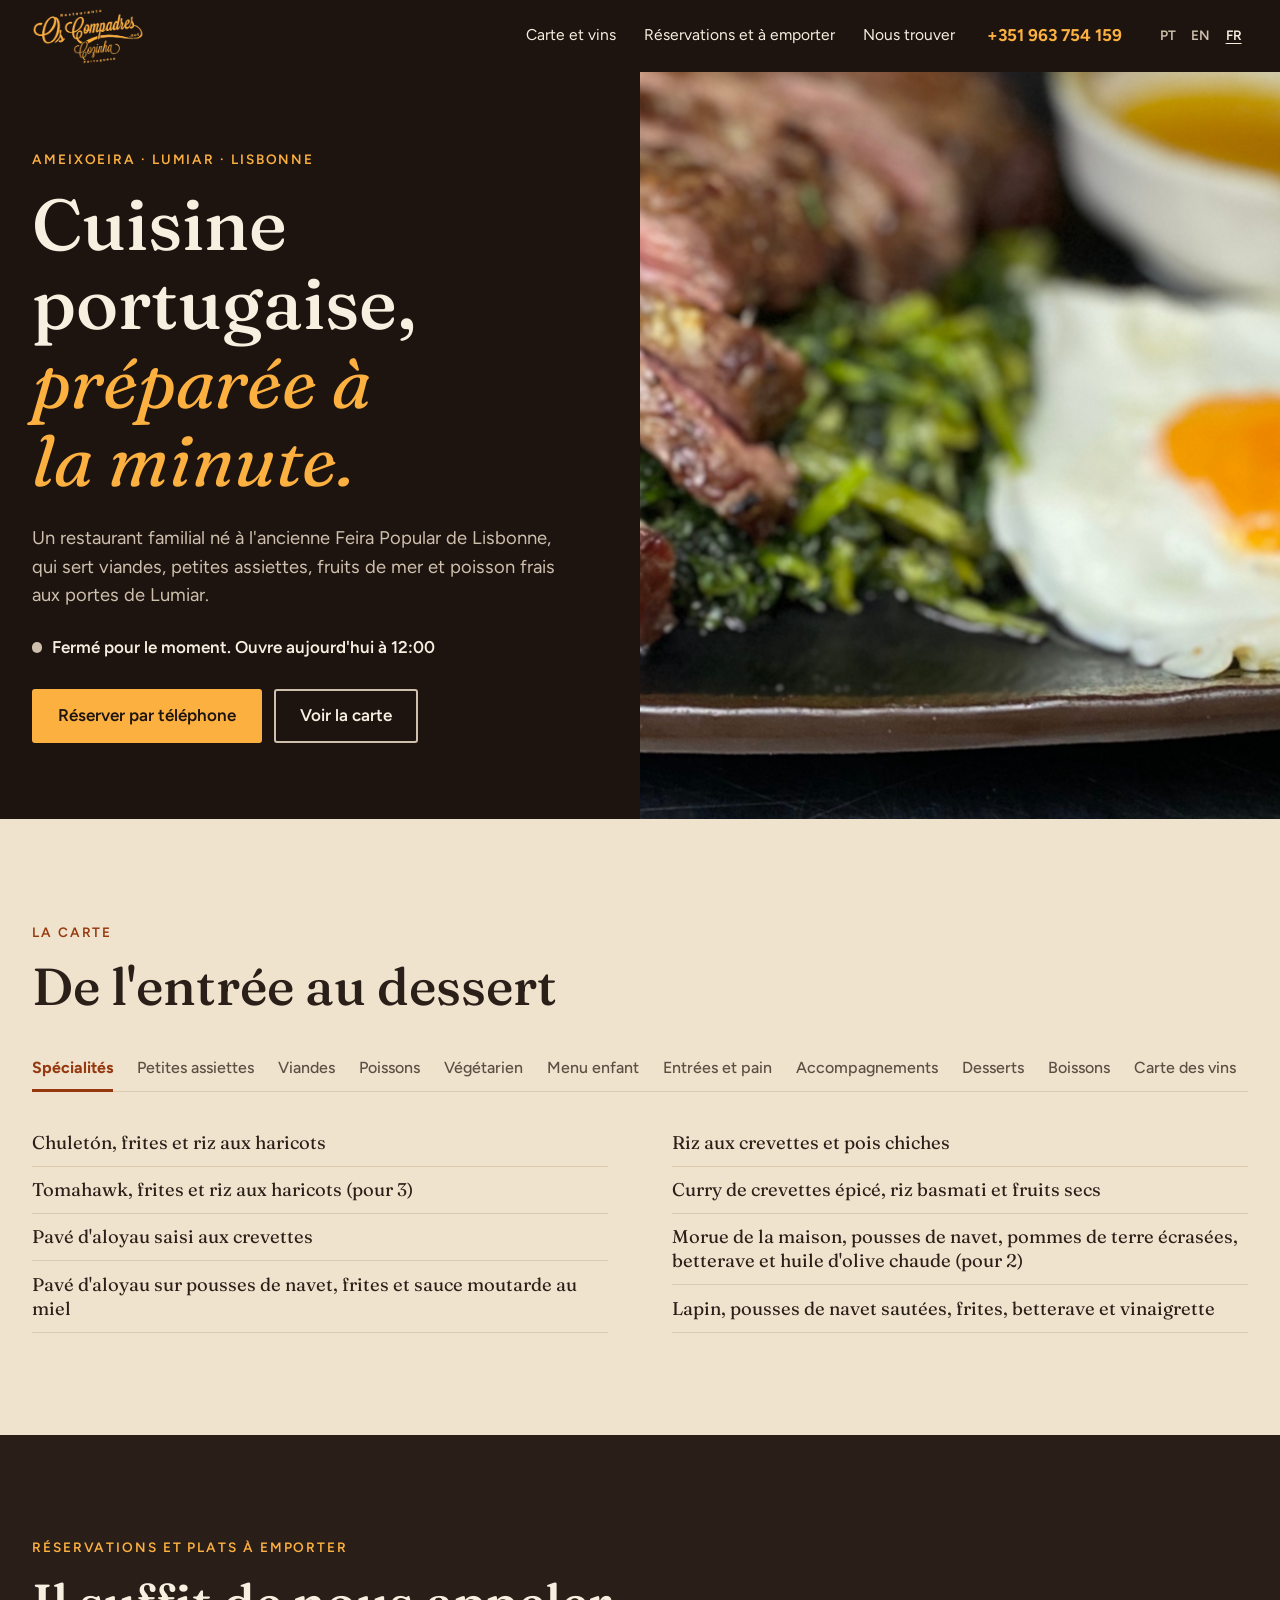
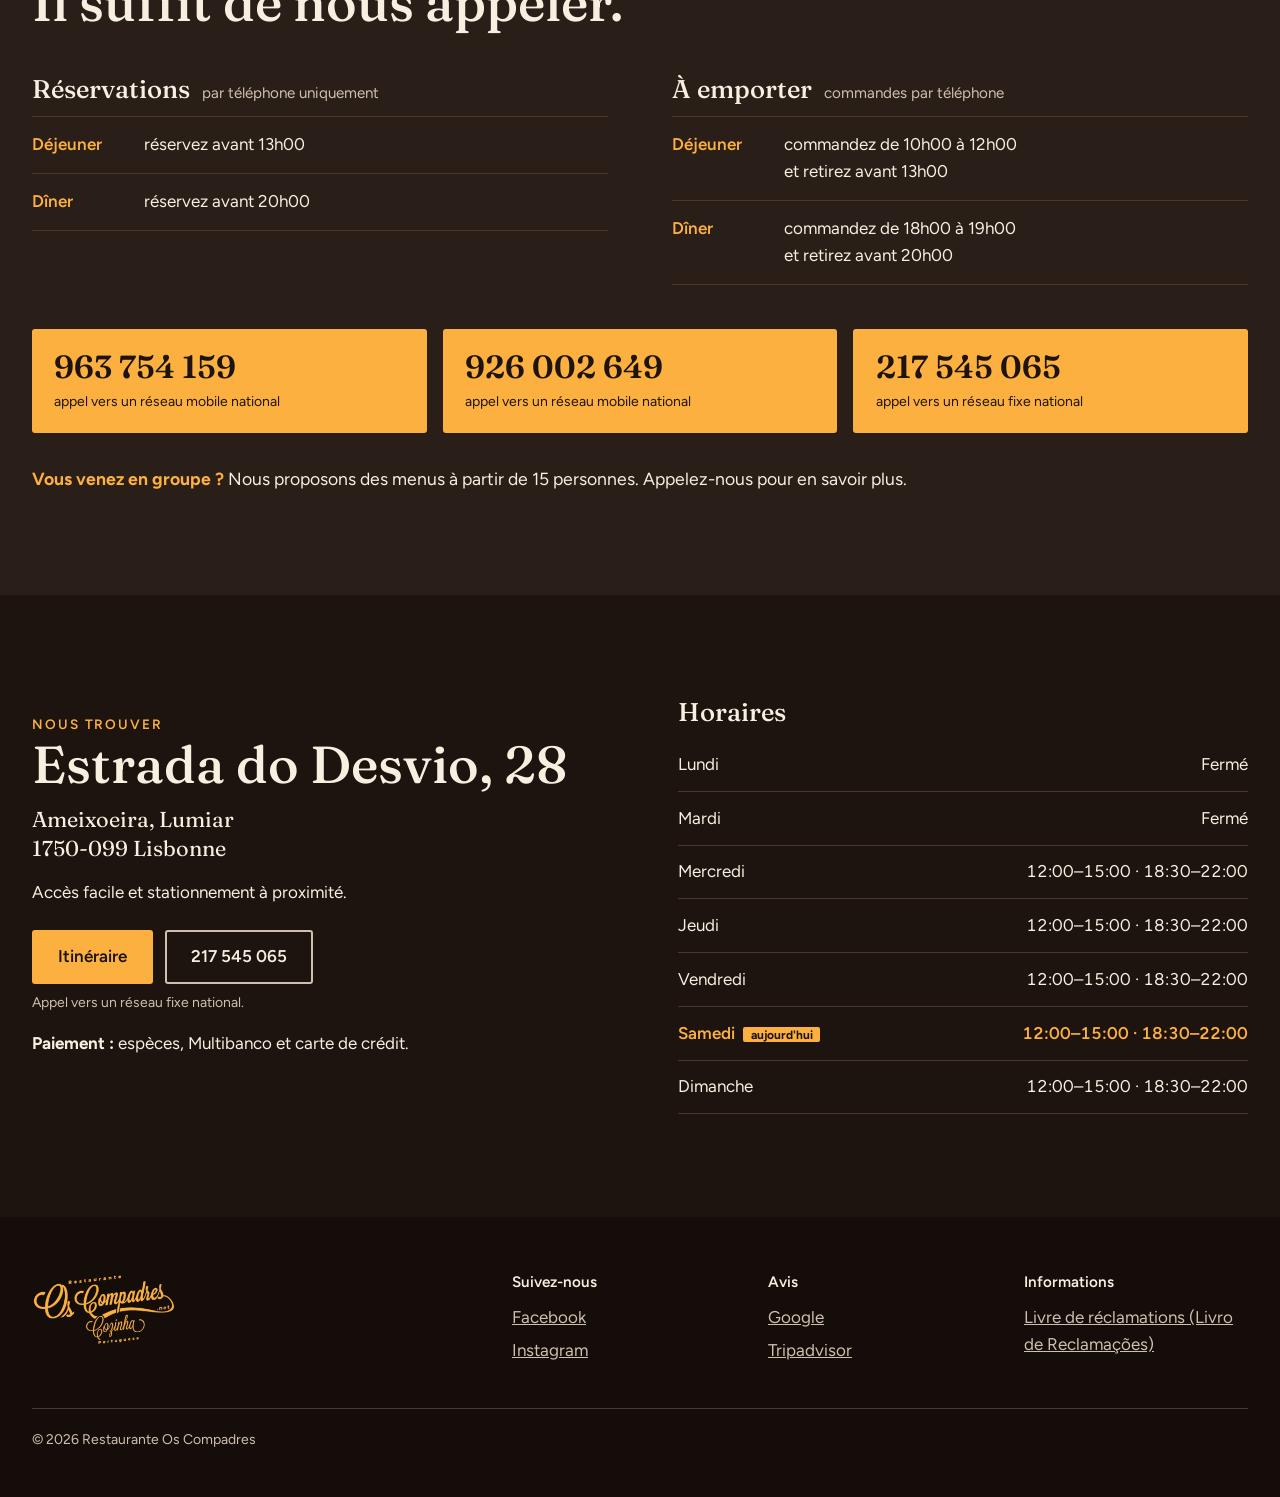
<file: fr/index.html>
<!DOCTYPE html>
<html lang="fr">
<head>
  <meta charset="utf-8">
  <meta name="viewport" content="width=device-width, initial-scale=1">
  <title>Restaurante Os Compadres | Cuisine portugaise à Lumiar, Lisbonne</title>
  <meta name="description" content="Cuisine portugaise traditionnelle, préparée à la minute, avec salle et terrasse à Ameixoeira, Lumiar. Réservations et plats à emporter par téléphone.">
  <!-- Protótipo: retirar esta linha quando o site for publicado oficialmente -->
  <meta name="robots" content="noindex">
  <meta name="theme-color" content="#1d1410">
  <link rel="alternate" hreflang="pt-PT" href="https://www.restauranteoscompadres.net/">
  <link rel="alternate" hreflang="en" href="https://www.restauranteoscompadres.net/en/">
  <link rel="alternate" hreflang="fr" href="https://www.restauranteoscompadres.net/fr/">
  <link rel="stylesheet" href="../css/styles.css">
  <script src="../js/conteudo.js" defer></script>
  <script src="../js/traducao.fr.js" defer></script>
  <script src="../js/main.js" defer></script>
</head>
<body>
  <a class="saltar" href="#contenu">Aller au contenu</a>

  <header class="topo">
    <div class="topo__interior">
      <a class="topo__logo" href="#haut" aria-label="Os Compadres, accueil">
        <img src="../assets/img/logo.png" alt="" width="268" height="135">
      </a>
      <button class="topo__menu" type="button" aria-expanded="false" aria-controls="navegacao">Menu</button>
      <nav id="navegacao" class="topo__nav" aria-label="Navigation principale">
        <a href="#ementa">Carte et vins</a>
        <a href="#reservas">Réservations et à emporter</a>
        <a href="#visite">Nous trouver</a>
      </nav>
      <a class="topo__telefone" href="tel:+351963754159">+351 963 754 159</a>
      <ul class="idiomas" aria-label="Langue">
        <li><a href="../index.html" lang="pt-PT">PT</a></li>
        <li><a href="../en/index.html" lang="en">EN</a></li>
        <li><a href="index.html" lang="fr" aria-current="page">FR</a></li>
      </ul>
    </div>
  </header>

  <main id="contenu">
    <section class="heroi" id="haut">
      <div class="heroi__texto">
        <p class="pre-titulo">Ameixoeira · Lumiar · Lisbonne</p>
        <h1>Cuisine portugaise, <em>préparée à la minute.</em></h1>
        <p class="heroi__intro">Un restaurant familial né à l'ancienne Feira Popular de Lisbonne, qui sert viandes, petites assiettes, fruits de mer et poisson frais aux portes de Lumiar.</p>
        <p class="estado" data-estado><span class="estado__ponto" aria-hidden="true"></span><span data-estado-texto>Du mercredi au dimanche, 12:00–15:00 et 18:30–22:00</span></p>
        <div class="heroi__acoes">
          <a class="botao botao--principal" href="#reservas">Réserver par téléphone</a>
          <a class="botao botao--linha" href="#ementa">Voir la carte</a>
        </div>
      </div>
      <div class="heroi__foto">
        <img src="../assets/img/hero-1261.jpg" width="1920" height="735" alt="Bœuf saisi, légumes verts sautés et œuf au plat dans une assiette sombre">
      </div>
    </section>

    <section class="seccao ementa" id="ementa">
      <div class="contentor">
        <p class="pre-titulo pre-titulo--escuro">La carte</p>
        <h2>De l'entrée au dessert</h2>
        <noscript><p class="lead">Pour connaître la carte, appelez le +351 963 754 159 (appel vers un réseau mobile national).</p></noscript>
        <div class="ementa__separadores" role="tablist" aria-label="Catégories de la carte" data-separadores></div>
        <div data-paineis></div>
      </div>
    </section>

    <section class="seccao reservas" id="reservas">
      <div class="contentor">
        <p class="pre-titulo">Réservations et plats à emporter</p>
        <h2>Il suffit de nous appeler.</h2>
        <div class="reservas__grelha">
          <div class="horarios-servico">
            <h3>Réservations <small>par téléphone uniquement</small></h3>
            <dl>
              <div><dt>Déjeuner</dt><dd>réservez avant 13h00</dd></div>
              <div><dt>Dîner</dt><dd>réservez avant 20h00</dd></div>
            </dl>
          </div>
          <div class="horarios-servico">
            <h3>À emporter <small>commandes par téléphone</small></h3>
            <dl>
              <div><dt>Déjeuner</dt><dd>commandez de 10h00 à 12h00<br>et retirez avant 13h00</dd></div>
              <div><dt>Dîner</dt><dd>commandez de 18h00 à 19h00<br>et retirez avant 20h00</dd></div>
            </dl>
          </div>
        </div>
        <ul class="telefones">
          <li><a href="tel:+351963754159"><strong>963 754 159</strong><span>appel vers un réseau mobile national</span></a></li>
          <li><a href="tel:+351926002649"><strong>926 002 649</strong><span>appel vers un réseau mobile national</span></a></li>
          <li><a href="tel:+351217545065"><strong>217 545 065</strong><span>appel vers un réseau fixe national</span></a></li>
        </ul>
        <p class="reservas__grupos"><strong>Vous venez en groupe ?</strong> Nous proposons des menus à partir de 15 personnes. Appelez-nous pour en savoir plus.</p>
      </div>
    </section>

    <section class="seccao visite" id="visite">
      <div class="contentor visite__grelha">
        <div>
          <p class="pre-titulo">Nous trouver</p>
          <h2>Estrada do Desvio, 28</h2>
          <address>Ameixoeira, Lumiar<br>1750-099 Lisbonne</address>
          <p>Accès facile et stationnement à proximité.</p>
          <div class="visite__acoes">
            <a class="botao botao--principal" href="https://www.google.com/maps/search/?api=1&amp;query=38.780346,-9.163229" target="_blank" rel="noopener noreferrer">Itinéraire</a>
            <a class="botao botao--linha" href="tel:+351217545065">217 545 065</a>
          </div>
          <p class="visite__nota">Appel vers un réseau fixe national.</p>
          <p class="visite__pagamento"><strong>Paiement :</strong> espèces, Multibanco et carte de crédit.</p>
        </div>
        <div class="horario">
          <h3>Horaires</h3>
          <table>
            <caption class="so-leitor">Horaires d'ouverture par jour de la semaine</caption>
            <tbody data-horario></tbody>
          </table>
          <noscript><p>Du mercredi au dimanche : 12:00–15:00 et 18:30–22:00. Fermé le lundi et le mardi.</p></noscript>
        </div>
      </div>
    </section>
  </main>

  <footer class="rodape">
    <div class="contentor rodape__grelha">
      <img src="../assets/img/logo.png" width="268" height="135" loading="lazy" alt="Os Compadres, cuisine portugaise">
      <div>
        <h2>Suivez-nous</h2>
        <ul>
          <li><a href="https://www.facebook.com/Restaurante-Os-Compadres-188728681642311/" target="_blank" rel="noopener noreferrer">Facebook</a></li>
          <li><a href="https://www.instagram.com/restauranteoscompadres/" target="_blank" rel="noopener noreferrer">Instagram</a></li>
        </ul>
      </div>
      <div>
        <h2>Avis</h2>
        <ul>
          <li><a href="https://www.google.com/search?hl=pt-PT&amp;gl=pt&amp;q=Os+Compadres,+Est+do+Desv.+28,+1750-099+Lisboa&amp;ludocid=6583333854940724621&amp;lsig=AB86z5X70cLenALAL0iGnnD36FtQ#lrd=0xd193296c5eeb169:0x5b5cb342d58b7d8d,1" target="_blank" rel="noopener noreferrer">Google</a></li>
          <li><a href="https://www.tripadvisor.com.br/Restaurant_Review-g189158-d7626419-Reviews-Restaurante_Os_Compadres-Lisbon_Lisbon_District_Central_Portugal.html" target="_blank" rel="noopener noreferrer">Tripadvisor</a></li>
        </ul>
      </div>
      <div>
        <h2>Informations</h2>
        <ul>
          <li><a href="https://www.livroreclamacoes.pt/inicio" target="_blank" rel="noopener noreferrer">Livre de réclamations (Livro de Reclamações)</a></li>
        </ul>
      </div>
    </div>
    <p class="rodape__legal contentor">© <span data-ano>2026</span> Restaurante Os Compadres</p>
  </footer>

  <nav class="barra-movel" aria-label="Actions rapides">
    <a href="tel:+351963754159">Appeler</a>
    <a href="#ementa">Carte</a>
    <a href="https://www.google.com/maps/search/?api=1&amp;query=38.780346,-9.163229" target="_blank" rel="noopener noreferrer">Itinéraire</a>
  </nav>
</body>
</html>
</file>
<file: css/styles.css>
@font-face {
  font-family: "Fraunces";
  src: url("../assets/fonts/fraunces.woff2") format("woff2");
  font-weight: 100 900;
  font-style: normal;
  font-display: swap;
}
@font-face {
  font-family: "Fraunces";
  src: url("../assets/fonts/fraunces-italic.woff2") format("woff2");
  font-weight: 100 900;
  font-style: italic;
  font-display: swap;
}
@font-face {
  font-family: "Figtree";
  src: url("../assets/fonts/figtree.woff2") format("woff2");
  font-weight: 300 900;
  font-style: normal;
  font-display: swap;
}

:root {
  --casca: #1d1410;
  --casca-2: #2a1e18;
  --creme: #f7efe0;
  --creme-2: #efe3cd;
  --ambar: #fcb040; /* cor do logótipo */
  --tijolo: #96380f;
  --tinta: #2b1f19;
  --tinta-suave: #5f4e43;
  --claro-suave: #cfc0ad;
  --linha-clara: #dbcab0;
  --linha-escura: #4a382d;
  --ardosia: #22282a;
  --titulos: "Fraunces", Georgia, serif;
  --texto: "Figtree", "Segoe UI", system-ui, sans-serif;
  --largura: 76rem;
}

*, *::before, *::after { box-sizing: border-box; }

html {
  scroll-behavior: smooth;
  scroll-padding-top: 5.5rem;
  -webkit-text-size-adjust: 100%;
}

body {
  margin: 0;
  background: var(--creme);
  color: var(--tinta);
  font: 400 1.0625rem/1.6 var(--texto);
}

img { display: block; max-width: 100%; height: auto; }
ul { margin: 0; padding: 0; list-style: none; }
a { color: inherit; }

h1, h2, h3 {
  margin: 0;
  font-family: var(--titulos);
  font-weight: 500;
  line-height: 1.1;
  text-wrap: balance;
}
h1 em, h2 em { color: var(--ambar); font-weight: 400; }
h2 { font-size: clamp(2rem, 1.5rem + 2.2vw, 3.25rem); }

:focus-visible { outline: 3px solid var(--ambar); outline-offset: 3px; border-radius: 2px; }
.ementa :focus-visible, .especialidades :focus-visible, .casa :focus-visible { outline-color: var(--tijolo); }

.so-leitor {
  position: absolute; width: 1px; height: 1px; overflow: hidden;
  clip-path: inset(50%); white-space: nowrap;
}
.saltar {
  position: absolute; left: 1rem; top: -4rem; z-index: 30;
  padding: .6rem 1rem; background: var(--ambar); color: var(--casca); font-weight: 600;
}
.saltar:focus { top: .5rem; }

.contentor { width: min(100% - 2.5rem, var(--largura)); margin-inline: auto; }
.seccao { padding-block: clamp(4rem, 8vw, 7rem); }

.pre-titulo {
  margin: 0 0 .9rem;
  color: var(--ambar);
  font-size: .85rem;
  font-weight: 600;
  letter-spacing: .14em;
  text-transform: uppercase;
}
.pre-titulo--escuro { color: var(--tijolo); }
.lead { font-size: 1.2rem; line-height: 1.5; margin: 1.1rem 0 0; max-width: 38rem; }

.botao {
  display: inline-flex; align-items: center; justify-content: center;
  min-height: 3.1rem; padding: .7rem 1.5rem;
  border: 2px solid transparent; border-radius: 3px;
  font-weight: 600; text-decoration: none;
  transition: background-color .15s, color .15s, border-color .15s;
}
.botao--principal { background: var(--ambar); color: var(--casca); }
.botao--principal:hover { background: #ffc66b; }
.botao--linha { border-color: var(--claro-suave); color: var(--creme); }
.botao--linha:hover { border-color: var(--ambar); color: var(--ambar); }

/* Topo */
.topo { position: sticky; top: 0; z-index: 20; background: var(--casca); color: var(--creme); }
.topo__interior {
  display: flex; align-items: center; gap: 2rem;
  width: min(100% - 2.5rem, var(--largura)); min-height: 4.5rem; margin-inline: auto;
}
.topo__logo img { width: 7rem; }
.topo__menu { display: none; }
.topo__nav { display: flex; gap: 1.75rem; margin-left: auto; }
.topo__nav a { padding-block: .4rem; font-size: .975rem; text-decoration: none; border-bottom: 2px solid transparent; }
.topo__nav a:hover { border-color: var(--ambar); }
.topo__telefone { color: var(--ambar); font-weight: 700; text-decoration: none; white-space: nowrap; }
.topo__telefone:hover { text-decoration: underline; }

.idiomas { display: flex; gap: .15rem; font-size: .85rem; font-weight: 600; }
.idiomas a { display: block; padding: .35rem .4rem; color: var(--claro-suave); text-decoration: none; }
.idiomas a:hover { color: var(--ambar); }
.idiomas a[aria-current] { color: var(--creme); text-decoration: underline; text-underline-offset: .25em; }

/* Herói */
.heroi {
  display: grid; grid-template-columns: minmax(0, 1fr) minmax(0, 1fr);
  background: var(--casca); color: var(--creme);
}
.heroi__texto {
  align-self: center;
  padding: clamp(3rem, 6vw, 6rem) clamp(1.25rem, 4vw, 4rem) clamp(3rem, 6vw, 6rem) max(1.25rem, calc((100vw - var(--largura)) / 2));
}
.heroi h1 { font-size: clamp(2.75rem, 1.6rem + 3.6vw, 5rem); }
.heroi h1 em { display: block; }
.heroi__intro { margin: 1.5rem 0; max-width: 33rem; color: var(--claro-suave); font-size: 1.15rem; line-height: 1.55; }
.heroi__foto { min-height: 34rem; position: relative; }
.heroi__foto img { position: absolute; inset: 0; width: 100%; height: 100%; object-fit: cover; object-position: 62% 50%; }
.heroi__acoes { display: flex; flex-wrap: wrap; gap: .75rem; margin-top: 1.75rem; }

.estado { display: flex; align-items: center; gap: .6rem; margin: 0; font-weight: 600; }
.estado__ponto { flex: none; width: .65rem; height: .65rem; border-radius: 50%; background: var(--claro-suave); }
.estado--aberto .estado__ponto { background: #76d48c; }

/* Especialidades */
.especialidades__cabecalho {
  display: grid; grid-template-columns: minmax(0, 7fr) minmax(0, 5fr);
  gap: clamp(2rem, 5vw, 5rem); align-items: end; margin-bottom: clamp(2.5rem, 5vw, 4rem);
}
.quadro {
  padding: 1.6rem 1.75rem 1.75rem;
  background: var(--ardosia); color: #f3f1ea;
  border: 10px solid #7a5433; border-radius: 4px;
}
.quadro__titulo { margin-bottom: .75rem; color: var(--ambar); font-size: 1.5rem; font-style: italic; font-weight: 400; }
.quadro li { padding-block: .5rem; font-family: var(--titulos); font-size: 1.05rem; line-height: 1.35; }
.quadro li + li { border-top: 1px dashed #5d6668; }

.pratos { display: grid; grid-template-columns: repeat(4, minmax(0, 1fr)); gap: 2.25rem 1.5rem; }
.prato img { width: 100%; aspect-ratio: 1; object-fit: cover; border-radius: 3px; }
.prato h3 { margin-top: .9rem; font-size: 1.3rem; }
.prato p { margin: .3rem 0 0; color: var(--tinta-suave); font-size: .975rem; line-height: 1.4; }
.prato--grande { grid-column: span 2; grid-row: span 2; }
.prato--grande img { aspect-ratio: auto; height: auto; flex: 1; }
.prato--grande h3 { font-size: 1.75rem; }

/* Ementa */
.ementa { background: var(--creme-2); }
.ementa__separadores {
  display: flex; flex-wrap: wrap; gap: .25rem 1.5rem;
  margin-top: 2rem; border-bottom: 1px solid var(--linha-clara);
}
.ementa__separador {
  padding: .7rem 0; margin-bottom: -1px; flex: none;
  background: none; border: 0; border-bottom: 3px solid transparent;
  color: var(--tinta-suave); font: 500 1rem var(--texto); cursor: pointer;
}
.ementa__separador:hover { color: var(--tinta); }
.ementa__separador[aria-selected="true"] { border-color: var(--tijolo); color: var(--tijolo); font-weight: 700; }
.ementa__painel { padding-top: 1.75rem; }
.ementa__lista { columns: 2; column-gap: 4rem; }
.ementa__lista li {
  display: flex; justify-content: space-between; gap: 1rem;
  padding-block: .7rem; border-bottom: 1px solid var(--linha-clara);
  break-inside: avoid;
}
.ementa__nome { font-family: var(--titulos); font-size: 1.15rem; line-height: 1.3; }
.ementa__regioes { display: grid; grid-template-columns: repeat(2, minmax(0, 1fr)); gap: 1.5rem 4rem; }
.ementa__regioes .ementa__lista { columns: 1; }
.ementa__regiao { margin: 0 0 .25rem; color: var(--tinta-suave); font: 600 .85rem var(--texto); letter-spacing: .08em; text-transform: uppercase; }
.ementa__preco { flex: none; font-weight: 600; }
.ementa__grupo { margin: 2rem 0 .5rem; color: var(--tijolo); font-size: 1.3rem; }
.ementa__grupo:first-child { margin-top: 0; }

.vinho-casa {
  display: grid; grid-template-columns: repeat(2, minmax(0, 1fr)); gap: 1rem 4rem; align-items: center;
  margin-bottom: 2.25rem; padding: 1.5rem 1.75rem;
  background: var(--casca); color: var(--creme); border-radius: 3px;
}
.vinho-casa__titulo { color: var(--ambar); font-size: 1.75rem; font-style: italic; font-weight: 400; }
.vinho-casa p { margin: .35rem 0 0; color: var(--claro-suave); }
.vinho-casa .ementa__lista { columns: 1; }
.vinho-casa .ementa__lista li { border-color: var(--linha-escura); }
.vinho-casa .ementa__lista li:last-child { border-bottom: 0; }

/* Sommelier */
.sommelier { background: var(--ardosia); color: #f3f1ea; }
.sommelier .lead { color: #d5d6d0; }
.sommelier__grelha { display: grid; grid-template-columns: minmax(0, 7fr) minmax(0, 5fr); gap: clamp(2rem, 5vw, 4rem); margin-top: 2.5rem; align-items: start; }
.sommelier fieldset { margin: 0 0 2rem; padding: 0; border: 0; }
.sommelier fieldset:last-child { margin-bottom: 0; }
.sommelier legend { margin-bottom: .9rem; padding: 0; font-family: var(--titulos); font-size: 1.35rem; }
.sommelier__opcoes { display: grid; grid-template-columns: repeat(2, minmax(0, 1fr)); gap: .6rem; }
.sommelier__opcoes--linha { display: flex; flex-wrap: wrap; }

.opcao { position: relative; display: block; cursor: pointer; }
.opcao input { position: absolute; opacity: 0; inset: 0; width: 100%; height: 100%; margin: 0; cursor: pointer; }
.opcao__caixa {
  display: block; height: 100%; padding: .65rem .9rem;
  border: 1px solid #5d6668; border-radius: 3px;
  font-weight: 600; line-height: 1.3;
  transition: background-color .15s, border-color .15s, color .15s;
}
.opcao__caixa small { display: block; margin-top: .15rem; color: #bfc3bd; font-size: .85rem; font-weight: 400; }
.opcao:hover .opcao__caixa { border-color: var(--ambar); }
.opcao input:checked + .opcao__caixa { background: var(--ambar); border-color: var(--ambar); color: var(--casca); }
.opcao input:checked + .opcao__caixa small { color: var(--casca); }
.opcao input:focus-visible + .opcao__caixa { outline: 3px solid var(--ambar); outline-offset: 3px; }

.sommelier__resposta { padding: 1.5rem 1.75rem; border: 10px solid #7a5433; border-radius: 4px; }
.sommelier__vazio { margin: 0; font-family: var(--titulos); font-size: 1.2rem; font-style: italic; }
.sommelier__titulo { color: var(--ambar); font-size: 1.5rem; font-style: italic; font-weight: 400; }
.sommelier__sugestao { margin: .6rem 0 0; }
.sommelier__vinhos { margin-top: .75rem; }
.sommelier__vinhos li { display: flex; justify-content: space-between; gap: 1rem; padding-block: .6rem; border-top: 1px dashed #5d6668; }
.sommelier__vinho { font-family: var(--titulos); font-size: 1.1rem; line-height: 1.3; }
.sommelier__vinho small { display: block; color: #bfc3bd; font: 400 .875rem var(--texto); }
.sommelier__ligacao { display: inline-block; margin-top: .75rem; color: var(--ambar); font-weight: 600; }
.sommelier__nota { margin: 1rem 0 0; color: #bfc3bd; font-size: .875rem; line-height: 1.4; }
.sommelier__ligacao + .sommelier__nota { margin-top: .75rem; }

/* Reservas */
.reservas { background: var(--casca-2); color: var(--creme); }
.reservas__grelha { display: grid; grid-template-columns: repeat(2, minmax(0, 1fr)); gap: clamp(2rem, 5vw, 5rem); margin-top: 2.75rem; }
.horarios-servico h3 { font-size: 1.6rem; padding-bottom: .8rem; border-bottom: 1px solid var(--linha-escura); }
.horarios-servico small { margin-left: .4rem; color: var(--claro-suave); font: 400 .95rem var(--texto); }
.horarios-servico dl { margin: 0; }
.horarios-servico dl > div { display: grid; grid-template-columns: 6rem 1fr; gap: 1rem; padding-block: .9rem; border-bottom: 1px solid var(--linha-escura); }
.horarios-servico dt { color: var(--ambar); font-weight: 600; }
.horarios-servico dd { margin: 0; }

.telefones { display: grid; grid-template-columns: repeat(3, minmax(0, 1fr)); gap: 1rem; margin-top: 2.75rem; }
.telefones a {
  display: block; height: 100%; padding: 1.2rem 1.4rem;
  background: var(--ambar); color: var(--casca); border-radius: 3px; text-decoration: none;
  transition: background-color .15s;
}
.telefones a:hover { background: #ffc66b; }
.telefones strong { display: block; font-family: var(--titulos); font-size: clamp(1.6rem, 1.2rem + 1vw, 2.1rem); font-weight: 600; line-height: 1.2; white-space: nowrap; }
.telefones span { font-size: .875rem; }
.reservas__grupos { margin: 2rem 0 0; font-size: 1.1rem; }
.reservas__grupos strong, .reservas__grupos a { color: var(--ambar); }

/* Grupos */
.grupos { background: var(--creme-2); }
.grupos__grelha { display: grid; grid-template-columns: minmax(0, 5fr) minmax(0, 7fr); gap: clamp(2rem, 5vw, 5rem); align-items: start; }
.grupos__factos { margin: 1.5rem 0; }
.grupos__factos > div { display: flex; justify-content: space-between; gap: 1rem; padding-block: .7rem; border-bottom: 1px solid var(--linha-clara); }
.grupos__factos dt { color: var(--tinta-suave); }
.grupos__factos dd { margin: 0; font-weight: 600; }
.grupos__nota { margin: .5rem 0 0; color: var(--tinta-suave); font-size: .875rem; }
.grupos__foto { width: 100%; aspect-ratio: 16 / 9; object-fit: cover; border-radius: 3px; }
.grupos__menus { display: grid; grid-template-columns: repeat(2, minmax(0, 1fr)); gap: 1rem; margin-top: 1rem; }
.menu-grupo { padding: 1.25rem 1.4rem; background: var(--creme); border-radius: 3px; }
.menu-grupo h3 { font-size: 1.3rem; }
.menu-grupo__preco { margin: .25rem 0 .6rem; color: var(--tijolo); font-weight: 700; }
.menu-grupo li { padding-block: .3rem; font-size: .975rem; line-height: 1.35; }

/* A casa */
.casa__historia { display: grid; grid-template-columns: minmax(0, 6fr) minmax(0, 5fr); gap: clamp(2rem, 6vw, 6rem); align-items: center; }
.casa__texto > p:not(.lead):not(.pre-titulo) { max-width: 38rem; margin: 1rem 0 0; }
.casa__foto { width: 100%; aspect-ratio: 4 / 5; object-fit: cover; border-radius: 3px; }

.esplanada { display: grid; grid-template-columns: minmax(0, 7fr) minmax(0, 5fr); gap: clamp(2rem, 5vw, 4rem); align-items: center; margin-top: clamp(4rem, 8vw, 6.5rem); }
.esplanada__fotos { display: grid; grid-template-columns: 3fr 2fr; gap: .75rem; }
.esplanada__fotos img { width: 100%; height: 100%; min-height: 20rem; object-fit: cover; border-radius: 3px; }
.esplanada__texto h3 { font-size: clamp(1.75rem, 1.4rem + 1.2vw, 2.4rem); }
.esplanada__texto p { margin: 1rem 0 0; }
.etiquetas { display: flex; flex-wrap: wrap; gap: .5rem; margin-top: 1.4rem; }
.etiquetas li { padding: .25rem .75rem; border: 1px solid var(--linha-clara); border-radius: 99px; font-size: .925rem; }

/* Galeria */
.galeria { margin-top: clamp(4rem, 8vw, 6.5rem); }
.galeria h3 { margin-bottom: 1.5rem; font-size: clamp(1.75rem, 1.4rem + 1.2vw, 2.4rem); }
.galeria__grelha { display: grid; grid-template-columns: repeat(6, minmax(0, 1fr)); gap: .75rem; }
.galeria__foto { position: relative; grid-column: span 2; margin: 0; overflow: hidden; border-radius: 3px; }
.galeria__foto:nth-child(1) { grid-column: span 4; grid-row: span 2; }
.galeria__foto:nth-child(2) { grid-row: span 2; }
.galeria__foto img { width: 100%; height: 100%; aspect-ratio: 4 / 3; object-fit: cover; }
.galeria__foto:nth-child(-n+2) img { aspect-ratio: auto; position: absolute; inset: 0; }
.galeria__foto:nth-child(1) { min-height: 34rem; }
.galeria__foto figcaption {
  position: absolute; left: .6rem; bottom: .6rem; padding: .15rem .55rem;
  background: var(--casca); color: var(--creme); border-radius: 2px; font-size: .85rem;
}

/* Avaliações */
.avaliacoes { padding-block: clamp(2.5rem, 5vw, 3.5rem); background: var(--creme-2); }
.avaliacoes__interior { display: flex; flex-wrap: wrap; align-items: center; justify-content: space-between; gap: 1.5rem 3rem; }
.avaliacoes h2 { font-size: clamp(1.75rem, 1.4rem + 1.2vw, 2.4rem); }
.avaliacoes p { margin: .5rem 0 0; }
.avaliacoes__acoes { display: flex; flex-wrap: wrap; gap: .75rem; }
.avaliacoes :focus-visible { outline-color: var(--tijolo); }
.botao--escuro { background: var(--casca); color: var(--creme); }
.botao--escuro:hover { background: var(--tijolo); }

/* Visite-nos */
.visite { background: var(--casca); color: var(--creme); }
.visite__grelha { display: grid; grid-template-columns: minmax(0, 1fr) minmax(0, 1fr); gap: clamp(2.5rem, 6vw, 6rem); }
.visite address { margin-top: .75rem; font-family: var(--titulos); font-size: 1.35rem; font-style: normal; line-height: 1.35; }
.visite p { margin: 1rem 0 0; }
.visite__acoes { display: flex; flex-wrap: wrap; gap: .75rem; margin-top: 1.5rem; }
.visite .visite__nota { margin-top: .5rem; color: var(--claro-suave); font-size: .875rem; }
.horario h3 { font-size: 1.6rem; margin-bottom: .75rem; }
.horario table { width: 100%; border-collapse: collapse; }
.horario th, .horario td { padding: .8rem 0; border-bottom: 1px solid var(--linha-escura); font-weight: 400; text-align: left; }
.horario td { text-align: right; font-variant-numeric: tabular-nums; white-space: nowrap; }
.horario .hoje th, .horario .hoje td { color: var(--ambar); font-weight: 600; }
.hoje__marca { margin-left: .5rem; padding: .05rem .45rem; background: var(--ambar); color: var(--casca); border-radius: 2px; font-size: .75rem; font-weight: 700; }

/* Rodapé */
.rodape { padding-block: 3.5rem 2rem; background: #140d0a; color: var(--claro-suave); }
.rodape__grelha { display: grid; grid-template-columns: 2fr 1fr 1fr 1fr; gap: 2rem; }
.rodape__grelha > img { width: 9rem; }
.rodape h2 { margin-bottom: .6rem; color: var(--creme); font: 600 .95rem var(--texto); }
.rodape li a { display: inline-block; padding-block: .2rem; }
.rodape a:hover { color: var(--ambar); }
.rodape__legal { margin-top: 2.5rem; padding-top: 1.25rem; border-top: 1px solid var(--linha-escura); font-size: .875rem; }

.barra-movel { display: none; }

@media (max-width: 68rem) {
  .topo__menu {
    display: block; order: 2; padding: .5rem .9rem;
    background: none; border: 1px solid var(--linha-escura); border-radius: 3px;
    color: var(--creme); font: 600 .95rem var(--texto); cursor: pointer;
  }
  .topo__telefone { order: 1; margin-left: auto; }
  .idiomas { order: 2; }
  .topo__menu { order: 3; }
  .topo__interior { gap: 1rem; }
  .topo__nav {
    display: none; position: absolute; top: 100%; left: 0; right: 0; margin: 0;
    flex-direction: column; gap: 0; padding: .5rem 1.25rem 1rem;
    background: var(--casca); border-top: 1px solid var(--linha-escura);
  }
  .topo__nav.aberta { display: flex; }
  .topo__nav a { padding-block: .8rem; }
  .pratos { grid-template-columns: repeat(3, minmax(0, 1fr)); }
  .prato--grande { grid-column: span 1; grid-row: auto; }
  .prato--grande img { aspect-ratio: 1; }
  .prato--grande h3 { font-size: 1.3rem; }
}

@media (max-width: 52rem) {
  body { padding-bottom: 3.5rem; font-size: 1rem; }
  .heroi { grid-template-columns: 1fr; }
  .heroi__foto { order: -1; min-height: 0; aspect-ratio: 16 / 10; }
  .heroi__texto { padding: 2.25rem 1.25rem 3rem; }
  .especialidades__cabecalho, .reservas__grelha, .casa__historia, .esplanada, .visite__grelha, .sommelier__grelha { grid-template-columns: minmax(0, 1fr); }
  .sommelier__resposta { padding: 1.25rem; scroll-margin-block: 5.5rem; }
  .pratos { grid-template-columns: repeat(2, minmax(0, 1fr)); gap: 1.75rem 1rem; }
  .prato--grande { grid-column: span 2; }
  .prato--grande img { aspect-ratio: 4 / 3; }
  .prato h3, .prato--grande h3 { font-size: 1.1rem; }
  .prato p { font-size: .9rem; }

  /* Separadores em linha, para não ocuparem o ecrã inteiro no telemóvel */
  .ementa__separadores { flex-wrap: nowrap; overflow-x: auto; margin-inline: -1.25rem; padding-inline: 1.25rem; scrollbar-width: none; }
  .ementa__lista { columns: 1; }
  .grupos__grelha, .grupos__menus { grid-template-columns: minmax(0, 1fr); }
  .galeria__grelha { grid-template-columns: repeat(2, minmax(0, 1fr)); }
  .galeria__foto { grid-column: span 1; }
  .galeria__foto:nth-child(1), .galeria__foto:nth-child(3) { grid-column: span 2; grid-row: auto; min-height: 0; }
  .galeria__foto:nth-child(2) { grid-column: span 2; grid-row: auto; }
  .galeria__foto:nth-child(-n+2) img { position: static; aspect-ratio: 4 / 3; }
  .galeria__foto:nth-child(2) img { aspect-ratio: 5 / 6; }
  .ementa__regioes, .vinho-casa { grid-template-columns: minmax(0, 1fr); }
  .vinho-casa { padding: 1.25rem; }

  .telefones { grid-template-columns: minmax(0, 1fr); }
  .casa__foto { aspect-ratio: 4 / 3; }
  .esplanada__fotos { grid-template-columns: minmax(0, 1fr); }
  .esplanada__fotos img { min-height: 0; aspect-ratio: 4 / 3; }
  .rodape__grelha { grid-template-columns: repeat(2, minmax(0, 1fr)); }
  .rodape__grelha > img { grid-column: 1 / -1; }

  .barra-movel {
    display: grid; grid-template-columns: repeat(3, 1fr);
    position: fixed; inset: auto 0 0; z-index: 20;
    background: var(--casca); border-top: 1px solid var(--linha-escura);
    padding-bottom: env(safe-area-inset-bottom);
  }
  .barra-movel a {
    display: flex; align-items: center; justify-content: center; min-height: 3.5rem;
    color: var(--creme); font-weight: 600; text-decoration: none;
  }
  .barra-movel a:first-child { background: var(--ambar); color: var(--casca); }
}

@media (max-width: 32rem) {
  .topo__telefone { display: none; }
  .idiomas { margin-left: auto; }
}

@media (prefers-reduced-motion: reduce) {
  html { scroll-behavior: auto; }
  * { transition: none !important; }
}
</file>
